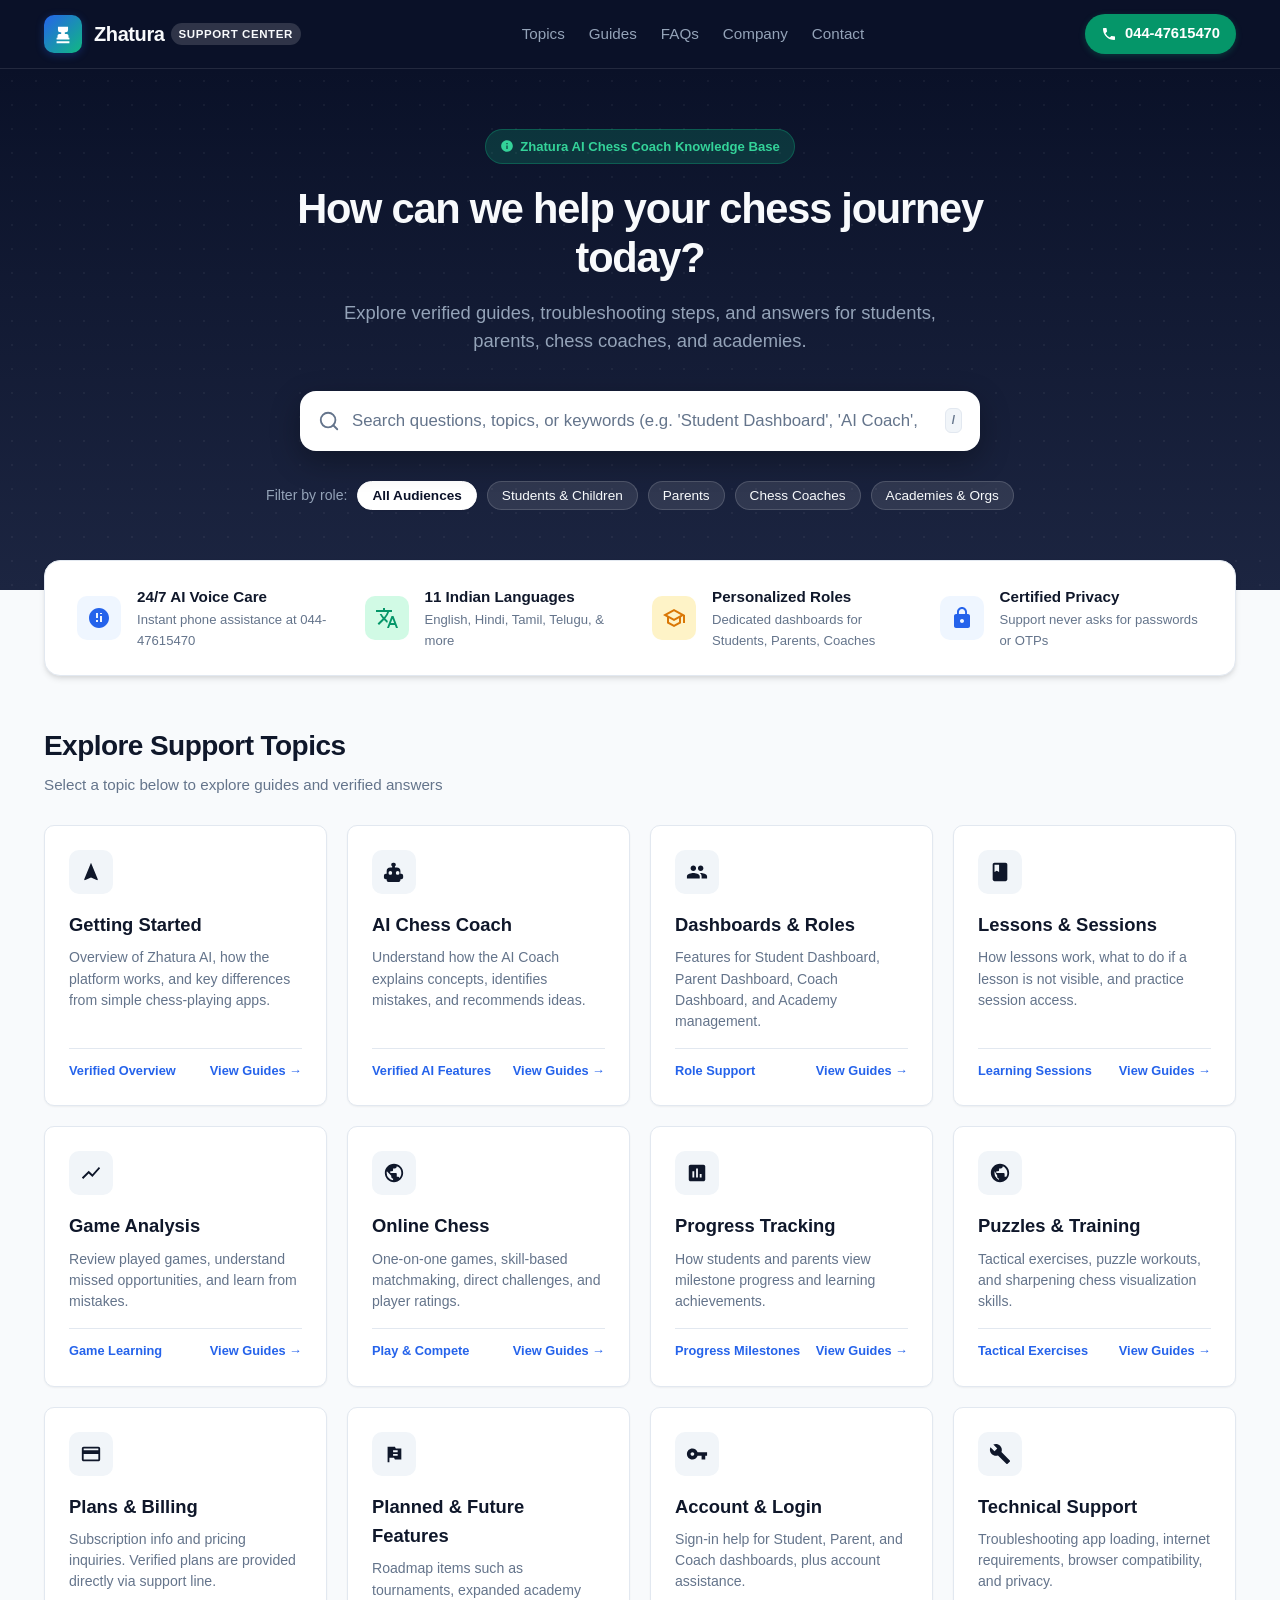
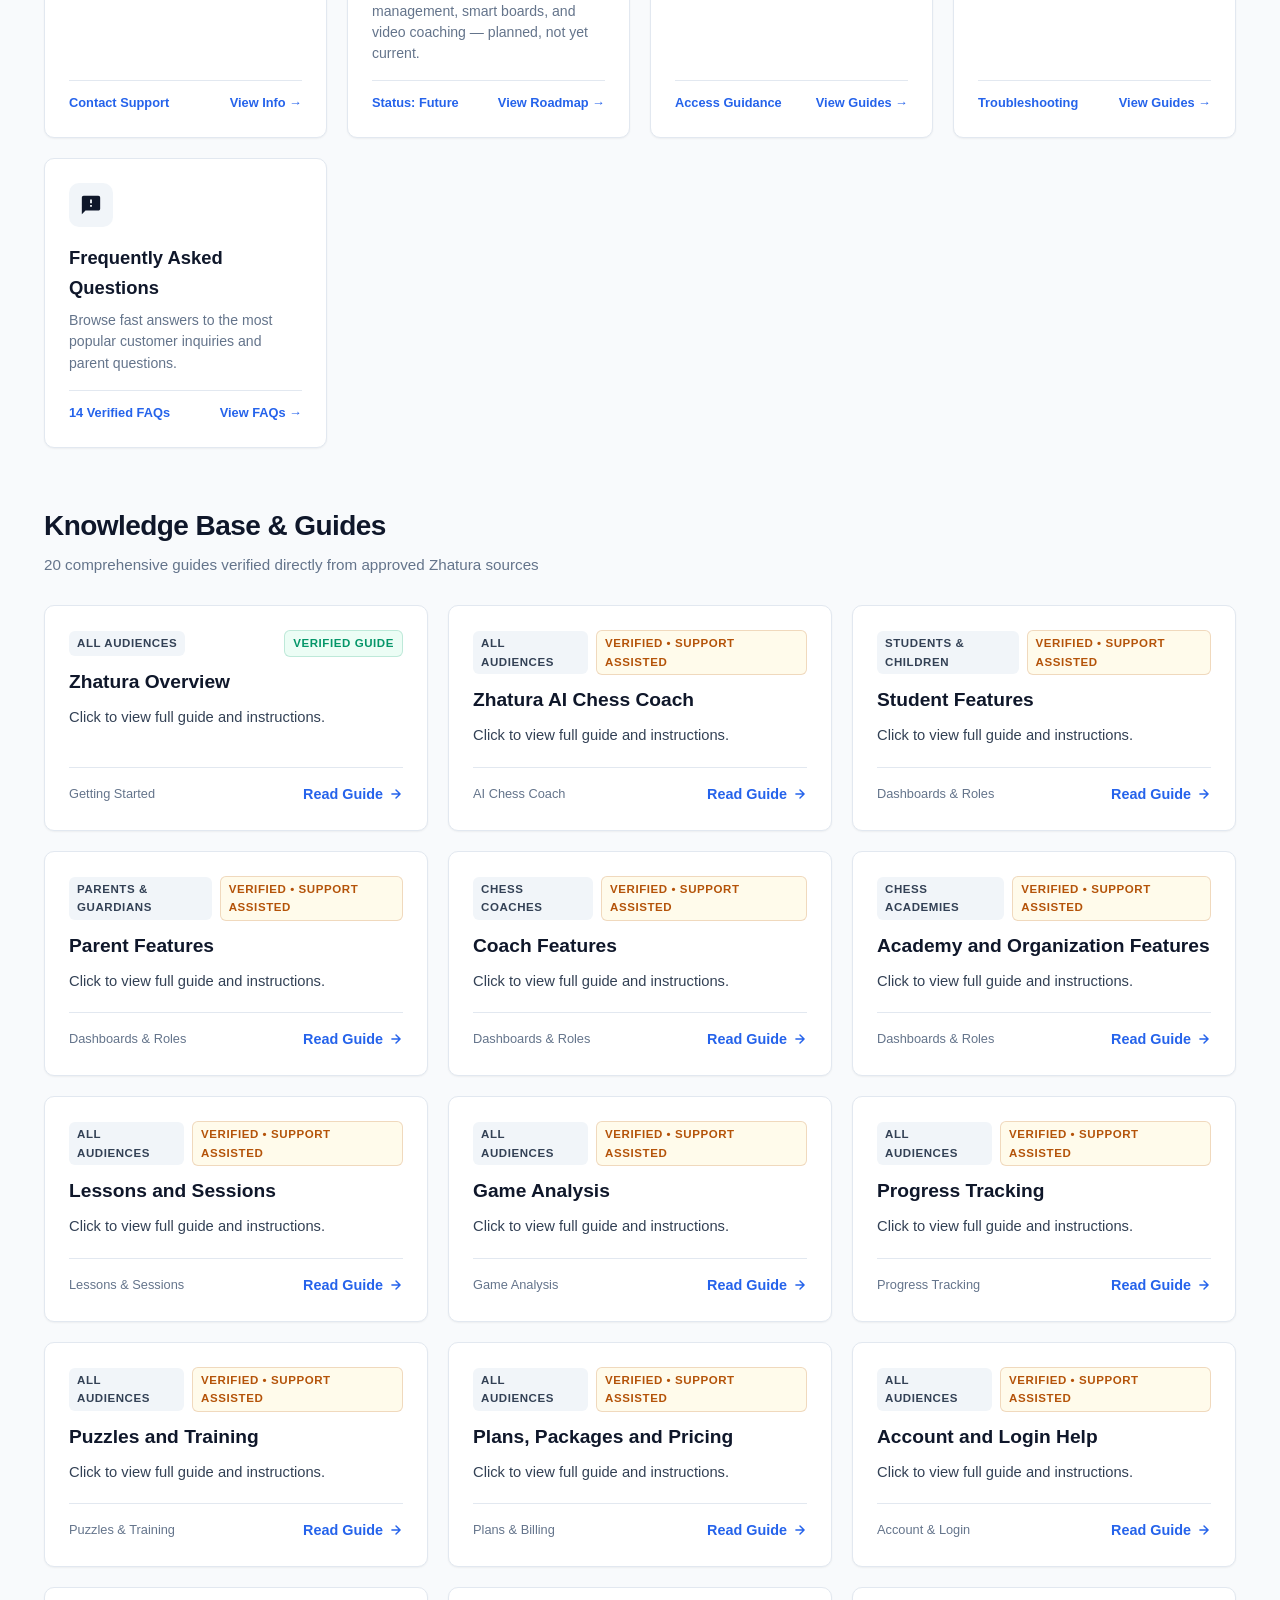
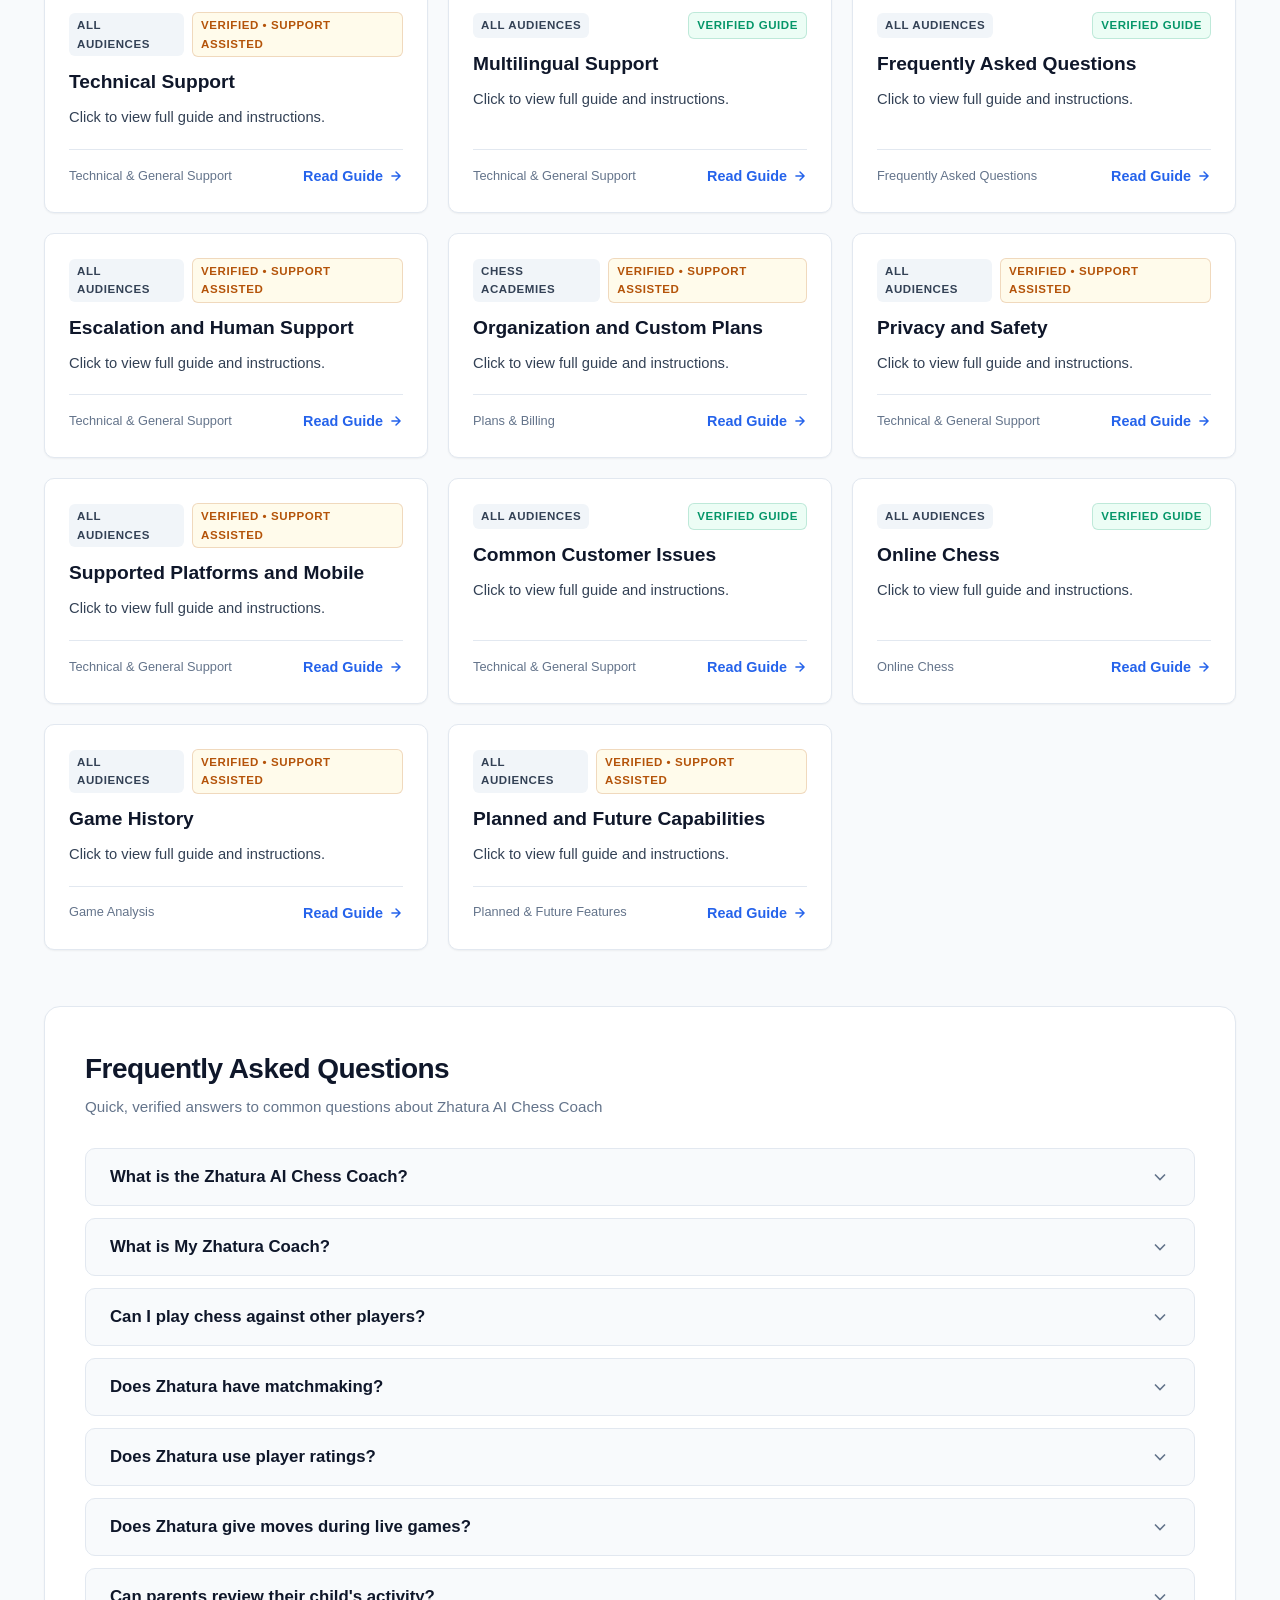
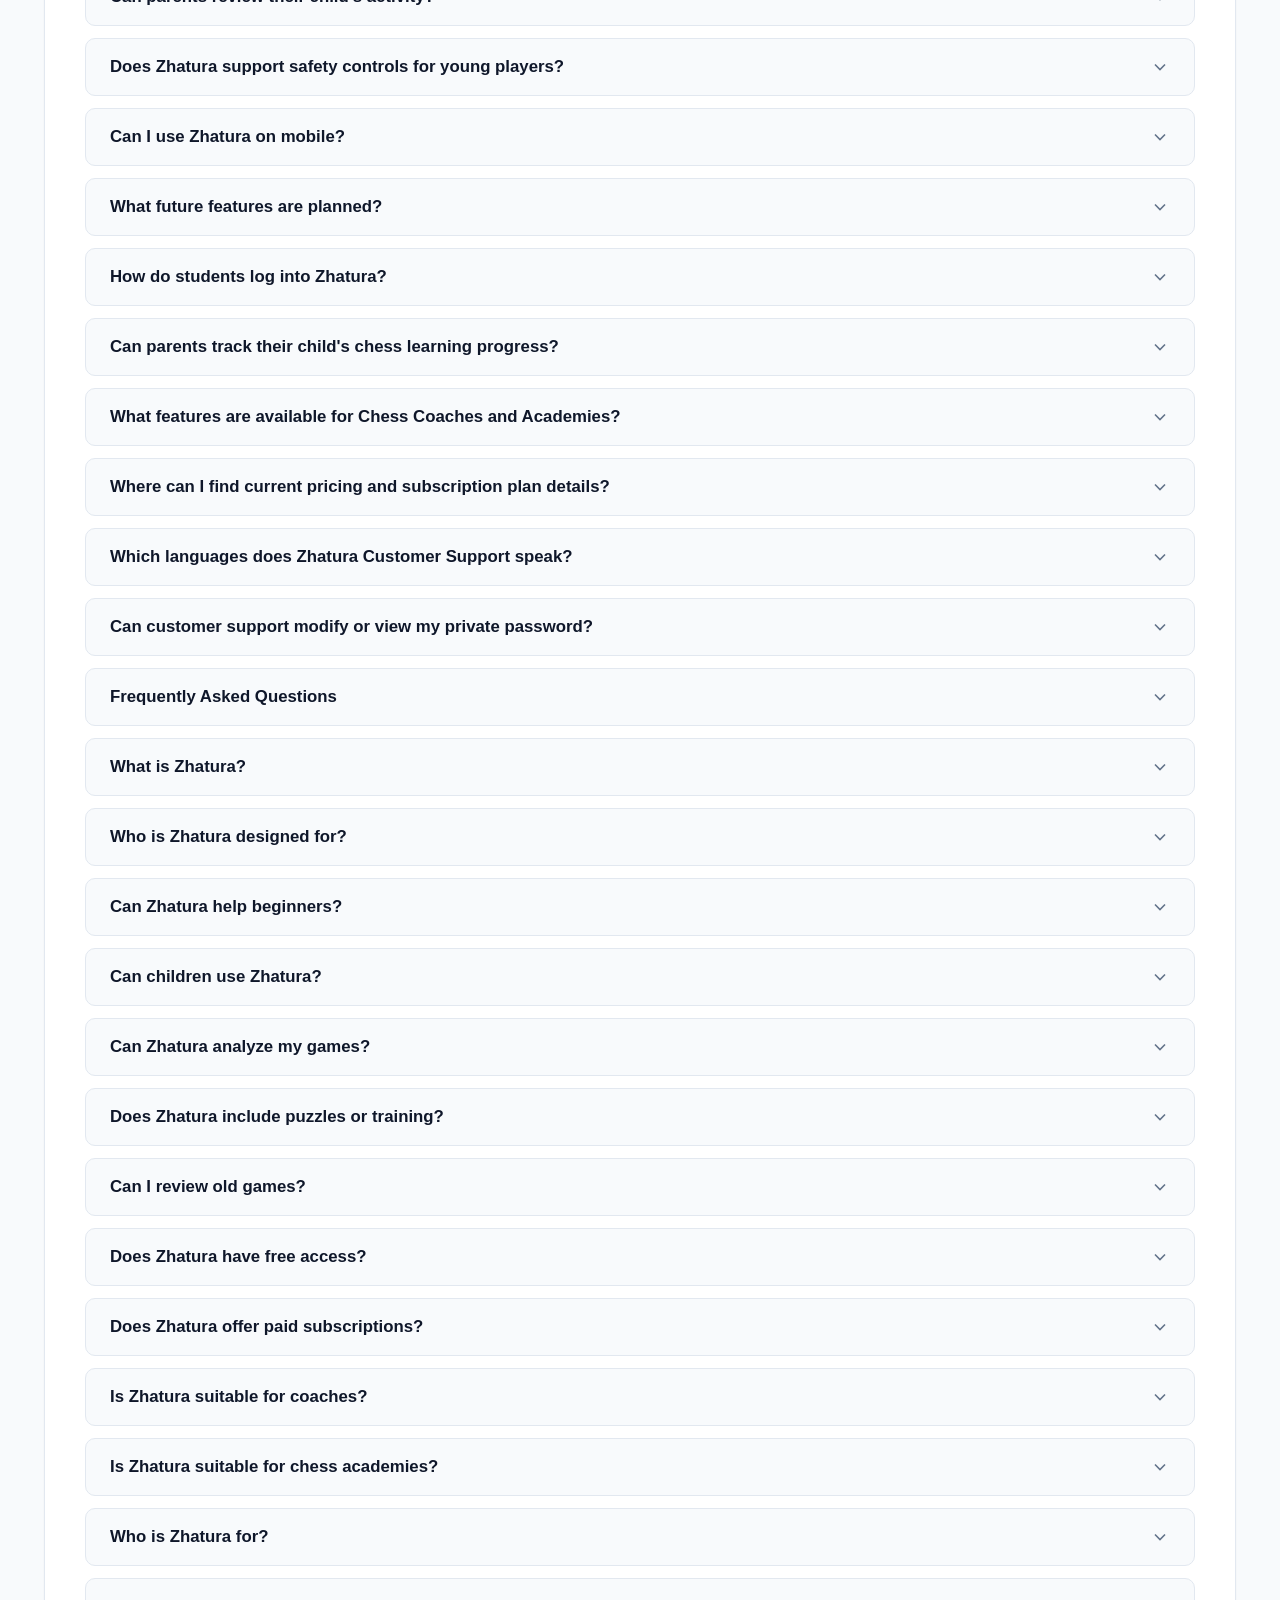
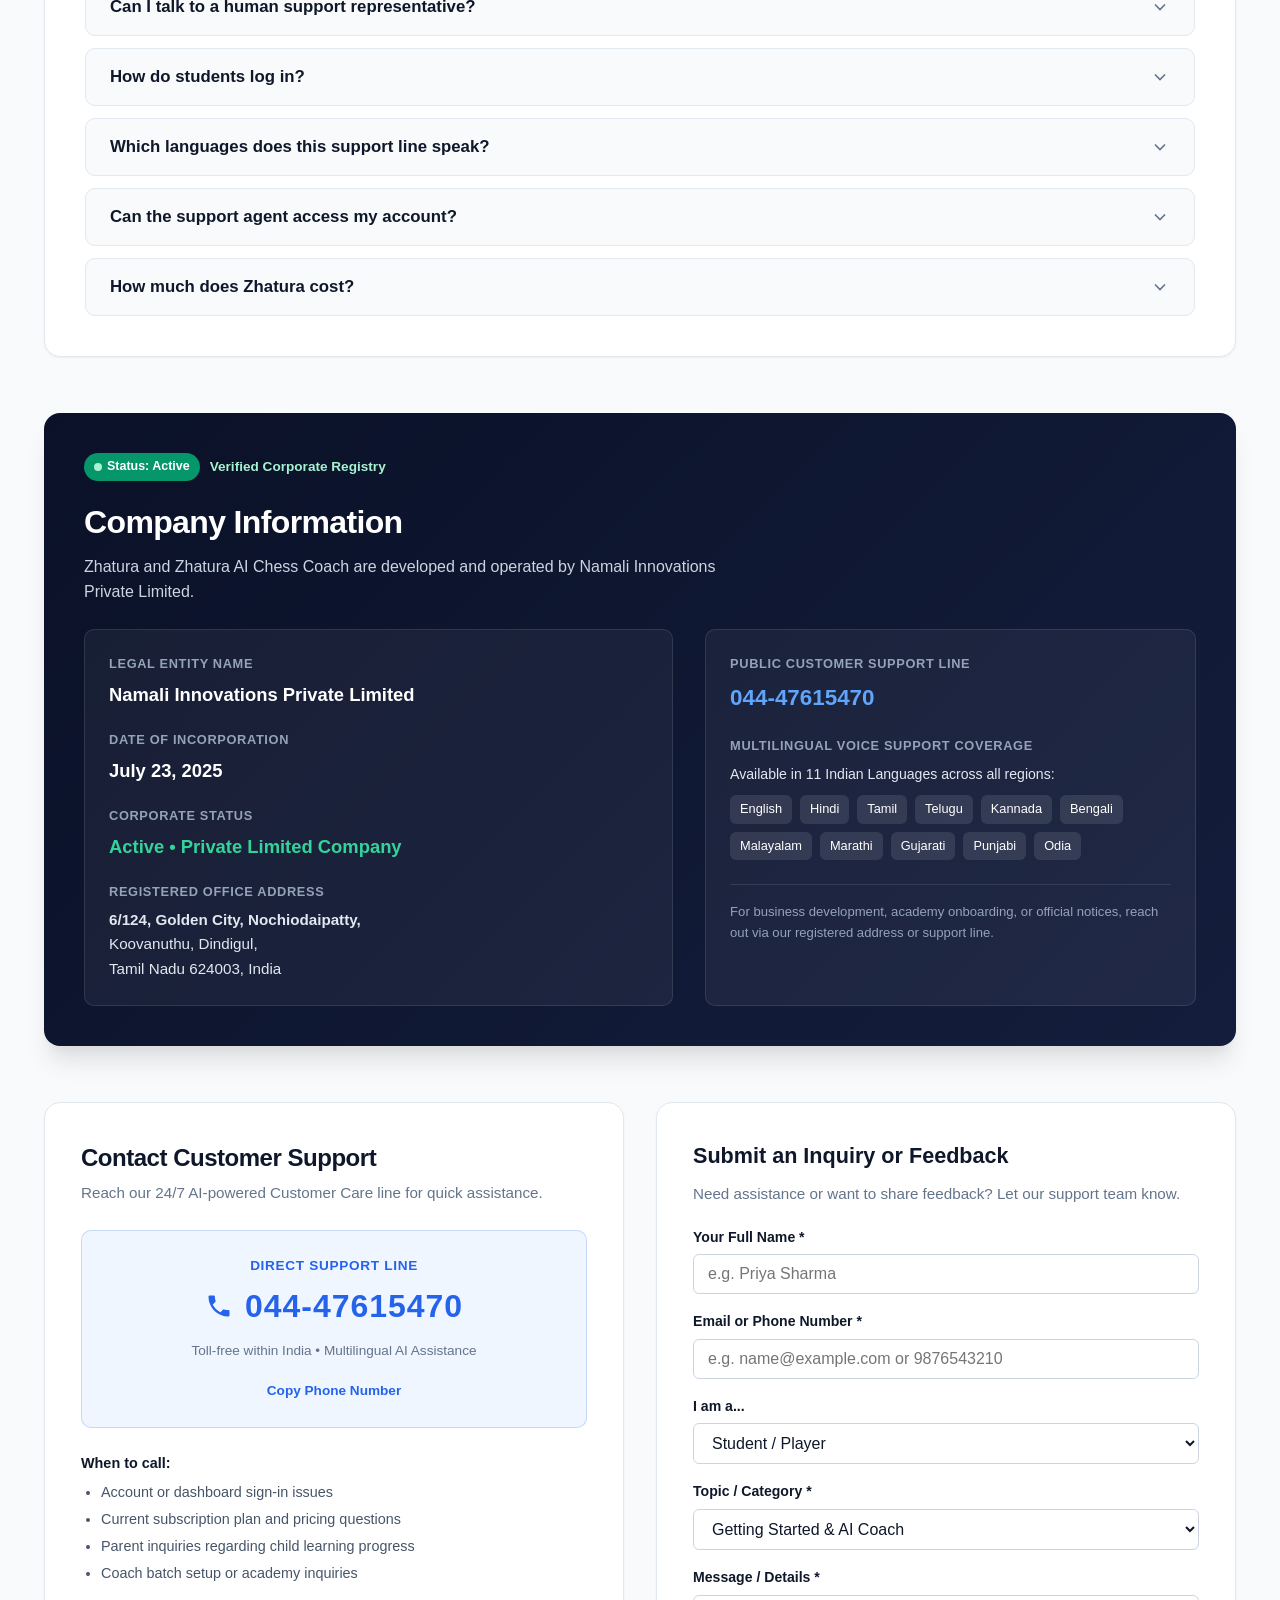
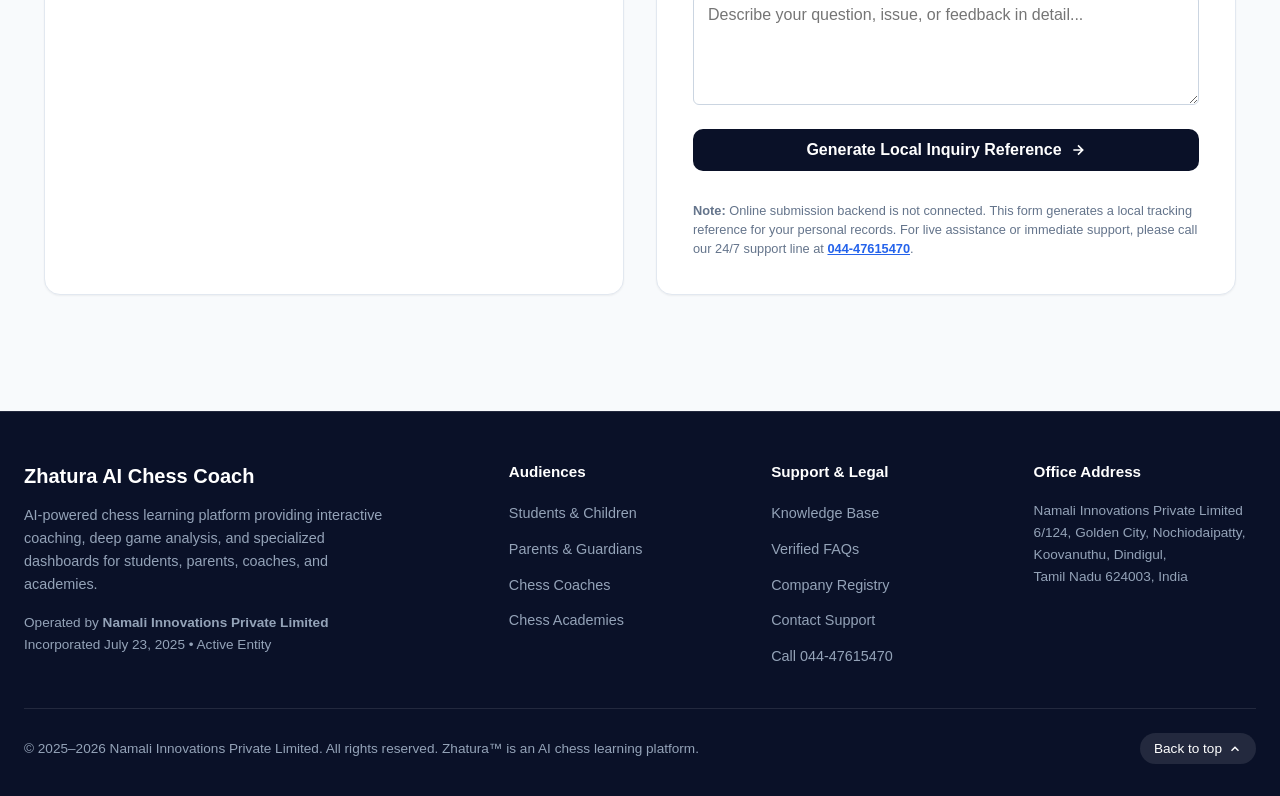
<file: index.html>
<!DOCTYPE html>
<html lang="en">
<head>
  <meta charset="UTF-8">
  <meta name="viewport" content="width=device-width, initial-scale=1.0">
  <title>Zhatura AI Chess Coach — Customer Support & Help Center</title>
  <meta name="description" content="Official customer support and help center for Zhatura AI Chess Coach. Verified guides for students, parents, coaches, and chess academies.">
  <meta name="keywords" content="Zhatura, AI Chess Coach, Chess Learning, Student Dashboard, Parent Dashboard, Coach Dashboard, Customer Support, Chess Academy">
  <meta name="author" content="Namali Innovations Private Limited">
  <meta name="robots" content="index, follow">

  <!-- Open Graph / Social -->
  <meta property="og:type" content="website">
  <meta property="og:title" content="Zhatura AI Chess Coach — Customer Support & Help Center">
  <meta property="og:description" content="Find verified guides, FAQs, and 24/7 assistance for Zhatura AI Chess Coach learning platform.">
  <meta property="og:url" content="https://zhatura.com/support">
  <meta property="og:site_name" content="Zhatura Support">
  <link rel="canonical" href="https://zhatura.com/support">

  <!-- Favicon SVG -->
  <link rel="icon" type="image/svg+xml" href="data:image/svg+xml,%3Csvg xmlns='http://www.w3.org/2000/svg' viewBox='0 0 24 24' fill='%232563EB'%3E%3Cpath d='M19 22H5v-2h14v2M19 18H5v-2h14v2M17.5 7.5a2.5 2.5 0 0 1-2.5 2.5H14v2h2a2 2 0 0 1 2 2v2H6v-2a2 2 0 0 1 2-2h2v-2H9a2.5 2.5 0 0 1-2.5-2.5V4h11v3.5z'/%3E%3C/svg%3E">

        <!-- Primary Inlined Stylesheet for Instant Bulletproof Rendering -->
  <style id="zhatura-core-styles">
/* ==========================================================================
   Zhatura AI Chess Coach — Professional Customer Support Design System
   WCAG AA Accessible, Responsive, Modern Chess Motif
   ========================================================================== */

:root {
  /* Brand Palette */
  --bg-primary: #F8FAFC;
  --bg-surface: #FFFFFF;
  --bg-surface-elevated: #FFFFFF;
  --bg-subtle: #F1F5F9;
  --bg-dark: #0A1128;
  --bg-dark-surface: #141E3C;
  --bg-dark-accent: #1C2541;

  /* Typography Colors */
  --text-primary: #0F172A;
  --text-secondary: #334155;
  --text-muted: #64748B;
  --text-inverse: #F8FAFC;
  --text-inverse-muted: #94A3B8;

  /* Chess Accents */
  --accent-emerald: #059669;
  --accent-emerald-light: #D1FAE5;
  --accent-emerald-dark: #065F46;
  --accent-gold: #D97706;
  --accent-gold-light: #FEF3C7;
  --accent-gold-dark: #92400E;
  --accent-blue: #2563EB;
  --accent-blue-light: #EFF6FF;
  --accent-blue-dark: #1D4ED8;

  /* Status Colors */
  --status-verified: #059669;
  --status-verified-bg: #ECFDF5;
  --status-gap: #B45309;
  --status-gap-bg: #FFFBEB;
  --status-error: #DC2626;

  /* Borders & Shadows */
  --border-subtle: #E2E8F0;
  --border-strong: #CBD5E1;
  --shadow-sm: 0 1px 2px 0 rgba(0, 0, 0, 0.05);
  --shadow-md: 0 4px 6px -1px rgba(0, 0, 0, 0.1), 0 2px 4px -1px rgba(0, 0, 0, 0.06);
  --shadow-lg: 0 10px 15px -3px rgba(0, 0, 0, 0.1), 0 4px 6px -2px rgba(0, 0, 0, 0.05);
  --shadow-xl: 0 20px 25px -5px rgba(0, 0, 0, 0.1), 0 10px 10px -5px rgba(0, 0, 0, 0.04);

  /* Layout */
  --max-width: 1240px;
  --radius-sm: 6px;
  --radius-md: 10px;
  --radius-lg: 16px;
  --radius-full: 9999px;
  --transition: all 0.2s cubic-bezier(0.4, 0, 0.2, 1);
  --focus-ring: 3px solid #2563EB;
}

/* Reset & Base */
*, *::before, *::after {
  box-sizing: border-box;
  margin: 0;
  padding: 0;
}

html {
  font-family: -apple-system, BlinkMacSystemFont, "Segoe UI", Roboto, Helvetica, Arial, sans-serif, "Apple Color Emoji", "Segoe UI Emoji";
  line-height: 1.6;
  color: var(--text-primary);
  background-color: var(--bg-primary);
  scroll-behavior: smooth;
  -webkit-font-smoothing: antialiased;
}

body {
  min-height: 100vh;
  display: flex;
  flex-direction: column;
}

/* Skip link for accessibility */
.skip-link {
  position: absolute;
  top: -60px;
  left: 20px;
  background: var(--accent-blue);
  color: #fff;
  padding: 12px 20px;
  font-weight: 600;
  border-radius: var(--radius-sm);
  z-index: 9999;
  text-decoration: none;
  transition: top 0.2s ease;
}
.skip-link:focus {
  top: 20px;
  outline: var(--focus-ring);
  outline-offset: 2px;
}

/* Screen reader only */
.sr-only {
  position: absolute;
  width: 1px;
  height: 1px;
  padding: 0;
  margin: -1px;
  overflow: hidden;
  clip: rect(0, 0, 0, 0);
  white-space: nowrap;
  border-width: 0;
}

/* Accessibility Focus States */
a:focus-visible,
button:focus-visible,
input:focus-visible,
select:focus-visible,
textarea:focus-visible {
  outline: var(--focus-ring);
  outline-offset: 2px;
}

/* Header & Navigation */
.site-header {
  background-color: var(--bg-dark);
  color: var(--text-inverse);
  position: sticky;
  top: 0;
  z-index: 100;
  border-bottom: 1px solid rgba(255, 255, 255, 0.1);
  backdrop-filter: blur(8px);
}

.header-container {
  max-width: var(--max-width);
  margin: 0 auto;
  padding: 14px 24px;
  display: flex;
  align-items: center;
  justify-content: space-between;
  gap: 20px;
}

.brand-wrapper {
  display: flex;
  align-items: center;
  gap: 12px;
  text-decoration: none;
  color: inherit;
}

.brand-icon {
  width: 38px;
  height: 38px;
  background: linear-gradient(135deg, #2563EB, #10B981);
  border-radius: var(--radius-md);
  display: flex;
  align-items: center;
  justify-content: center;
  color: #fff;
  box-shadow: 0 2px 8px rgba(37, 99, 235, 0.3);
}

.brand-icon svg {
  width: 22px;
  height: 22px;
  fill: currentColor;
}

.brand-title {
  font-size: 1.25rem;
  font-weight: 700;
  letter-spacing: -0.02em;
  display: flex;
  align-items: center;
  gap: 6px;
}

.brand-badge {
  font-size: 0.72rem;
  font-weight: 600;
  background: rgba(255, 255, 255, 0.15);
  color: var(--text-inverse);
  padding: 2px 8px;
  border-radius: var(--radius-full);
  text-transform: uppercase;
  letter-spacing: 0.05em;
}

.site-nav {
  display: flex;
  align-items: center;
  gap: 24px;
}

.nav-link {
  color: var(--text-inverse-muted);
  text-decoration: none;
  font-size: 0.95rem;
  font-weight: 500;
  transition: var(--transition);
}

.nav-link:hover {
  color: var(--text-inverse);
}

.header-cta {
  display: flex;
  align-items: center;
  gap: 12px;
}

.phone-cta-btn {
  display: inline-flex;
  align-items: center;
  gap: 8px;
  background: var(--accent-emerald);
  color: #FFFFFF;
  padding: 8px 16px;
  border-radius: var(--radius-full);
  text-decoration: none;
  font-size: 0.92rem;
  font-weight: 600;
  transition: var(--transition);
  box-shadow: 0 2px 6px rgba(5, 150, 105, 0.3);
}

.phone-cta-btn:hover {
  background: var(--accent-emerald-dark);
  transform: translateY(-1px);
}

.phone-cta-btn svg {
  width: 16px;
  height: 16px;
  fill: currentColor;
}

/* Hero Section */
.support-hero {
  background: linear-gradient(180deg, var(--bg-dark) 0%, var(--bg-dark-accent) 100%);
  color: var(--text-inverse);
  padding: 60px 24px 80px;
  position: relative;
  overflow: hidden;
  text-align: center;
}

.hero-pattern {
  position: absolute;
  top: 0;
  left: 0;
  right: 0;
  bottom: 0;
  background-image: radial-gradient(rgba(255, 255, 255, 0.08) 1px, transparent 1px);
  background-size: 24px 24px;
  opacity: 0.6;
  pointer-events: none;
}

.hero-container {
  max-width: 800px;
  margin: 0 auto;
  position: relative;
  z-index: 2;
}

.hero-badge {
  display: inline-flex;
  align-items: center;
  gap: 6px;
  background: rgba(16, 185, 129, 0.2);
  color: #34D399;
  border: 1px solid rgba(16, 185, 129, 0.3);
  padding: 6px 14px;
  border-radius: var(--radius-full);
  font-size: 0.82rem;
  font-weight: 600;
  margin-bottom: 20px;
}

.hero-title {
  font-size: 2.6rem;
  font-weight: 800;
  letter-spacing: -0.03em;
  line-height: 1.2;
  margin-bottom: 16px;
}

.hero-subtitle {
  font-size: 1.15rem;
  color: var(--text-inverse-muted);
  max-width: 640px;
  margin: 0 auto 36px;
  line-height: 1.5;
}

/* Search Bar */
.search-wrapper {
  position: relative;
  max-width: 680px;
  margin: 0 auto;
  box-shadow: 0 10px 30px rgba(0, 0, 0, 0.3);
  border-radius: var(--radius-lg);
}

.search-box {
  position: relative;
  display: flex;
  align-items: center;
  background: #FFFFFF;
  border-radius: var(--radius-lg);
  padding: 6px 16px;
  border: 2px solid transparent;
  transition: var(--transition);
}

.search-box:focus-within {
  border-color: #3B82F6;
  box-shadow: 0 0 0 4px rgba(59, 130, 246, 0.25);
}

.search-icon {
  width: 22px;
  height: 22px;
  color: var(--text-muted);
  flex-shrink: 0;
  margin-right: 12px;
}

.search-input {
  width: 100%;
  border: none;
  font-size: 1.05rem;
  color: var(--text-primary);
  background: transparent;
  padding: 12px 0;
  outline: none;
}

.search-input::placeholder {
  color: var(--text-muted);
}

.search-clear-btn {
  background: none;
  border: none;
  color: var(--text-muted);
  cursor: pointer;
  padding: 6px;
  border-radius: 50%;
  display: none;
  align-items: center;
  justify-content: center;
}

.search-clear-btn:hover {
  color: var(--text-primary);
  background: var(--bg-subtle);
}

.search-clear-btn.active {
  display: flex;
}

.search-shortcut {
  background: var(--bg-subtle);
  border: 1px solid var(--border-subtle);
  border-radius: var(--radius-sm);
  padding: 2px 6px;
  font-size: 0.75rem;
  font-weight: 600;
  color: var(--text-muted);
  margin-left: 8px;
}

/* Audience Filter Bar */
.audience-bar {
  display: flex;
  align-items: center;
  justify-content: center;
  gap: 10px;
  margin-top: 30px;
  flex-wrap: wrap;
}

.audience-label {
  font-size: 0.88rem;
  color: var(--text-inverse-muted);
  font-weight: 500;
}

.audience-pill {
  background: rgba(255, 255, 255, 0.1);
  color: var(--text-inverse);
  border: 1px solid rgba(255, 255, 255, 0.15);
  padding: 6px 14px;
  border-radius: var(--radius-full);
  font-size: 0.85rem;
  font-weight: 500;
  cursor: pointer;
  transition: var(--transition);
  display: inline-flex;
  align-items: center;
  gap: 6px;
}

.audience-pill:hover {
  background: rgba(255, 255, 255, 0.2);
}

.audience-pill.active {
  background: #FFFFFF;
  color: var(--bg-dark);
  font-weight: 600;
  border-color: #FFFFFF;
  box-shadow: var(--shadow-sm);
}

/* Main Content Container */
.main-content {
  max-width: var(--max-width);
  margin: -30px auto 60px;
  padding: 0 24px;
  width: 100%;
  position: relative;
  z-index: 10;
  flex: 1;
}

/* Quick Support Stats / Trust Bar */
.trust-bar {
  background: var(--bg-surface);
  border-radius: var(--radius-lg);
  padding: 24px 32px;
  display: grid;
  grid-template-columns: repeat(4, 1fr);
  gap: 24px;
  box-shadow: var(--shadow-md);
  border: 1px solid var(--border-subtle);
  margin-bottom: 48px;
}

.trust-item {
  display: flex;
  align-items: center;
  gap: 16px;
}

.trust-icon {
  width: 44px;
  height: 44px;
  border-radius: var(--radius-md);
  background: var(--accent-blue-light);
  color: var(--accent-blue);
  display: flex;
  align-items: center;
  justify-content: center;
  flex-shrink: 0;
}

.trust-icon.emerald {
  background: var(--accent-emerald-light);
  color: var(--accent-emerald);
}

.trust-icon.gold {
  background: var(--accent-gold-light);
  color: var(--accent-gold);
}

.trust-icon svg {
  width: 24px;
  height: 24px;
  fill: currentColor;
}

.trust-title {
  font-size: 0.95rem;
  font-weight: 700;
  color: var(--text-primary);
}

.trust-desc {
  font-size: 0.82rem;
  color: var(--text-muted);
}

/* Section Common Styles */
.section-header {
  margin-bottom: 28px;
  display: flex;
  align-items: flex-end;
  justify-content: space-between;
  flex-wrap: wrap;
  gap: 16px;
}

.section-title {
  font-size: 1.75rem;
  font-weight: 800;
  letter-spacing: -0.02em;
  color: var(--text-primary);
  display: flex;
  align-items: center;
  gap: 10px;
}

.section-subtitle {
  font-size: 0.95rem;
  color: var(--text-muted);
  margin-top: 4px;
}

/* Categories Grid */
.categories-grid {
  display: grid;
  grid-template-columns: repeat(auto-fill, minmax(260px, 1fr));
  gap: 20px;
  margin-bottom: 56px;
}

.category-card {
  background: var(--bg-surface);
  border-radius: var(--radius-md);
  padding: 24px;
  border: 1px solid var(--border-subtle);
  transition: var(--transition);
  cursor: pointer;
  text-decoration: none;
  color: inherit;
  display: flex;
  flex-direction: column;
  box-shadow: var(--shadow-sm);
  position: relative;
  overflow: hidden;
}

.category-card:hover {
  transform: translateY(-3px);
  box-shadow: var(--shadow-lg);
  border-color: var(--accent-blue);
}

.category-card.active {
  border-color: var(--accent-blue);
  background: var(--accent-blue-light);
  box-shadow: 0 0 0 2px var(--accent-blue);
}

.category-card.active .category-icon-wrapper {
  background: var(--accent-blue);
  color: #FFFFFF;
}

.category-icon-wrapper {
  width: 44px;
  height: 44px;
  border-radius: var(--radius-md);
  background: var(--bg-subtle);
  color: var(--text-primary);
  display: flex;
  align-items: center;
  justify-content: center;
  margin-bottom: 16px;
  transition: var(--transition);
}

.category-card:hover .category-icon-wrapper {
  background: var(--accent-blue);
  color: #FFFFFF;
}

.category-icon-wrapper svg {
  width: 22px;
  height: 22px;
  fill: currentColor;
}

.category-card-title {
  font-size: 1.15rem;
  font-weight: 700;
  margin-bottom: 8px;
  color: var(--text-primary);
}

.category-card-desc {
  font-size: 0.88rem;
  color: var(--text-muted);
  line-height: 1.5;
  margin-bottom: 16px;
  flex: 1;
}

.category-meta {
  display: flex;
  align-items: center;
  justify-content: space-between;
  font-size: 0.8rem;
  color: var(--accent-blue);
  font-weight: 600;
  border-top: 1px solid var(--border-subtle);
  padding-top: 12px;
}

/* Articles Section / Dynamic Search Results */
.search-results-section {
  display: none;
  margin-bottom: 48px;
}

.search-results-section.active {
  display: block;
}

.results-count-bar {
  background: var(--bg-subtle);
  padding: 12px 20px;
  border-radius: var(--radius-md);
  font-size: 0.95rem;
  color: var(--text-secondary);
  margin-bottom: 20px;
  display: flex;
  align-items: center;
  justify-content: space-between;
}

.articles-grid {
  display: grid;
  grid-template-columns: repeat(auto-fill, minmax(350px, 1fr));
  gap: 20px;
  margin-bottom: 56px;
}

.article-card {
  background: var(--bg-surface);
  border-radius: var(--radius-md);
  padding: 24px;
  border: 1px solid var(--border-subtle);
  box-shadow: var(--shadow-sm);
  transition: var(--transition);
  display: flex;
  flex-direction: column;
}

.article-card:hover {
  box-shadow: var(--shadow-md);
  border-color: var(--border-strong);
}

.article-top-meta {
  display: flex;
  align-items: center;
  justify-content: space-between;
  margin-bottom: 12px;
  gap: 8px;
}

.badge-tag {
  display: inline-flex;
  align-items: center;
  gap: 4px;
  font-size: 0.72rem;
  font-weight: 600;
  text-transform: uppercase;
  letter-spacing: 0.05em;
  padding: 3px 8px;
  border-radius: var(--radius-sm);
}

.badge-verified {
  background: var(--status-verified-bg);
  color: var(--status-verified);
  border: 1px solid rgba(5, 150, 105, 0.2);
}

.badge-gap {
  background: var(--status-gap-bg);
  color: var(--status-gap);
  border: 1px solid rgba(180, 83, 9, 0.2);
}

.badge-role {
  background: var(--bg-subtle);
  color: var(--text-secondary);
}

.article-title {
  font-size: 1.2rem;
  font-weight: 700;
  margin-bottom: 10px;
  color: var(--text-primary);
  line-height: 1.4;
}

.article-summary {
  font-size: 0.92rem;
  color: var(--text-secondary);
  line-height: 1.55;
  margin-bottom: 20px;
  flex: 1;
}

.article-footer {
  display: flex;
  align-items: center;
  justify-content: space-between;
  border-top: 1px solid var(--border-subtle);
  padding-top: 14px;
}

.read-btn {
  background: none;
  border: none;
  color: var(--accent-blue);
  font-weight: 600;
  font-size: 0.9rem;
  cursor: pointer;
  display: inline-flex;
  align-items: center;
  gap: 6px;
  padding: 4px 0;
  transition: var(--transition);
}

.read-btn:hover {
  color: var(--accent-blue-dark);
  text-decoration: underline;
}

/* FAQ Accordion Section */
.faq-section {
  background: var(--bg-surface);
  border-radius: var(--radius-lg);
  padding: 40px;
  border: 1px solid var(--border-subtle);
  box-shadow: var(--shadow-sm);
  margin-bottom: 56px;
}

.faq-list {
  display: flex;
  flex-direction: column;
  gap: 12px;
  margin-top: 24px;
}

.faq-item {
  border: 1px solid var(--border-subtle);
  border-radius: var(--radius-md);
  overflow: hidden;
  background: var(--bg-primary);
  transition: var(--transition);
}

.faq-item:hover {
  border-color: var(--border-strong);
}

.faq-question {
  width: 100%;
  text-align: left;
  background: none;
  border: none;
  padding: 18px 24px;
  font-size: 1.05rem;
  font-weight: 600;
  color: var(--text-primary);
  cursor: pointer;
  display: flex;
  align-items: center;
  justify-content: space-between;
  gap: 16px;
}

.faq-icon {
  width: 20px;
  height: 20px;
  flex-shrink: 0;
  transition: transform 0.2s ease;
  color: var(--text-muted);
}

.faq-item.active .faq-icon {
  transform: rotate(180deg);
  color: var(--accent-blue);
}

.faq-answer {
  display: none;
  padding: 0 24px 20px;
  font-size: 0.95rem;
  color: var(--text-secondary);
  line-height: 1.6;
}

.faq-item.active .faq-answer {
  display: block;
}

/* Dedicated Company Information Section */
.company-section {
  background: linear-gradient(135deg, #0A1128 0%, #141E3C 100%);
  color: #FFFFFF;
  border-radius: var(--radius-lg);
  padding: 40px;
  margin-bottom: 56px;
  box-shadow: var(--shadow-xl);
  position: relative;
  overflow: hidden;
}

.company-badge-row {
  display: flex;
  align-items: center;
  gap: 10px;
  margin-bottom: 16px;
}

.active-status-tag {
  background: #059669;
  color: #FFFFFF;
  font-size: 0.78rem;
  font-weight: 700;
  padding: 4px 10px;
  border-radius: var(--radius-full);
  display: inline-flex;
  align-items: center;
  gap: 5px;
}

.active-status-tag::before {
  content: "";
  width: 8px;
  height: 8px;
  background: #A7F3D0;
  border-radius: 50%;
  animation: pulse 2s infinite;
}

@keyframes pulse {
  0%, 100% { opacity: 1; transform: scale(1); }
  50% { opacity: 0.6; transform: scale(1.3); }
}

.company-grid {
  display: grid;
  grid-template-columns: 1.2fr 1fr;
  gap: 32px;
  margin-top: 24px;
}

.company-card-block {
  background: rgba(255, 255, 255, 0.05);
  border: 1px solid rgba(255, 255, 255, 0.1);
  border-radius: var(--radius-md);
  padding: 24px;
}

.company-field-title {
  font-size: 0.8rem;
  font-weight: 600;
  color: var(--text-inverse-muted);
  text-transform: uppercase;
  letter-spacing: 0.05em;
  margin-bottom: 6px;
}

.company-field-value {
  font-size: 1.15rem;
  font-weight: 700;
  color: #FFFFFF;
  margin-bottom: 20px;
}

.company-address {
  font-size: 0.95rem;
  color: #E2E8F0;
  line-height: 1.6;
}

.lang-tag-cloud {
  display: flex;
  flex-wrap: wrap;
  gap: 8px;
  margin-top: 10px;
}

.lang-tag {
  background: rgba(255, 255, 255, 0.1);
  color: #FFFFFF;
  padding: 4px 10px;
  border-radius: var(--radius-sm);
  font-size: 0.8rem;
  font-weight: 500;
}

/* Contact & Feedback Section */
.contact-section {
  display: grid;
  grid-template-columns: 1fr 1fr;
  gap: 32px;
  margin-bottom: 56px;
}

.contact-card-box {
  background: var(--bg-surface);
  border-radius: var(--radius-lg);
  padding: 36px;
  border: 1px solid var(--border-subtle);
  box-shadow: var(--shadow-sm);
  display: flex;
  flex-direction: column;
}

.call-highlight-box {
  background: var(--accent-blue-light);
  border: 1px solid rgba(37, 99, 235, 0.2);
  border-radius: var(--radius-md);
  padding: 24px;
  margin: 24px 0;
  text-align: center;
}

.phone-big-link {
  font-size: 2rem;
  font-weight: 800;
  color: var(--accent-blue);
  text-decoration: none;
  display: inline-flex;
  align-items: center;
  gap: 12px;
  margin-bottom: 8px;
  letter-spacing: 0.03em;
}

.phone-big-link:hover {
  color: var(--accent-blue-dark);
  text-decoration: underline;
}

.phone-badge-info {
  font-size: 0.85rem;
  color: var(--text-muted);
}

/* Form Styles */
.support-form {
  display: flex;
  flex-direction: column;
  gap: 16px;
  margin-top: 20px;
}

.form-group {
  display: flex;
  flex-direction: column;
  gap: 6px;
}

.form-label {
  font-size: 0.88rem;
  font-weight: 600;
  color: var(--text-primary);
}

.form-input,
.form-select,
.form-textarea {
  width: 100%;
  padding: 10px 14px;
  border: 1px solid var(--border-strong);
  border-radius: var(--radius-sm);
  font-size: 1rem;
  color: var(--text-primary);
  background: var(--bg-surface);
  transition: var(--transition);
  font-family: inherit;
}

.form-input:focus,
.form-select:focus,
.form-textarea:focus {
  border-color: var(--accent-blue);
  outline: none;
  box-shadow: 0 0 0 3px rgba(37, 99, 235, 0.15);
}

.form-input.input-error,
.form-textarea.input-error {
  border-color: var(--status-error) !important;
  box-shadow: 0 0 0 3px rgba(220, 38, 38, 0.2) !important;
}

.form-textarea {
  min-height: 110px;
  resize: vertical;
}

.submit-btn {
  background: var(--bg-dark);
  color: #FFFFFF;
  border: none;
  padding: 12px 24px;
  border-radius: var(--radius-md);
  font-size: 1rem;
  font-weight: 600;
  cursor: pointer;
  transition: var(--transition);
  display: inline-flex;
  align-items: center;
  justify-content: center;
  gap: 8px;
  margin-top: 8px;
}

.submit-btn:hover {
  background: #141E3C;
  transform: translateY(-1px);
}

/* Modal for Article Reading */
.modal-backdrop {
  position: fixed;
  top: 0;
  left: 0;
  right: 0;
  bottom: 0;
  background: rgba(10, 17, 40, 0.65);
  backdrop-filter: blur(4px);
  z-index: 999;
  display: none;
  align-items: center;
  justify-content: center;
  padding: 20px;
}

.modal-backdrop.open {
  display: flex;
}

.modal-dialog {
  background: var(--bg-surface);
  border-radius: var(--radius-lg);
  max-width: 760px;
  width: 100%;
  max-height: 88vh;
  display: flex;
  flex-direction: column;
  box-shadow: var(--shadow-xl);
  overflow: hidden;
  animation: modalIn 0.2s cubic-bezier(0.16, 1, 0.3, 1);
}

@keyframes modalIn {
  from { opacity: 0; transform: scale(0.96); }
  to { opacity: 1; transform: scale(1); }
}

.modal-header {
  padding: 20px 28px;
  border-bottom: 1px solid var(--border-subtle);
  display: flex;
  align-items: flex-start;
  justify-content: space-between;
  gap: 16px;
  background: var(--bg-subtle);
}

.modal-close-btn {
  background: none;
  border: none;
  color: var(--text-muted);
  cursor: pointer;
  padding: 6px;
  border-radius: 50%;
  display: flex;
  align-items: center;
  justify-content: center;
}

.modal-close-btn:hover {
  background: var(--border-subtle);
  color: var(--text-primary);
}

.modal-body {
  padding: 28px;
  overflow-y: auto;
  line-height: 1.7;
  color: var(--text-secondary);
}

.modal-section {
  margin-bottom: 24px;
}

.modal-section h4 {
  font-size: 1.15rem;
  font-weight: 700;
  color: var(--text-primary);
  margin-bottom: 8px;
}

.gap-callout {
  background: var(--status-gap-bg);
  border-left: 4px solid var(--status-gap);
  padding: 12px 16px;
  border-radius: 0 var(--radius-sm) var(--radius-sm) 0;
  margin: 12px 0;
  font-size: 0.9rem;
  color: var(--status-gap);
}

/* Toast Notice */
.toast-msg {
  position: fixed;
  bottom: 24px;
  right: 24px;
  background: var(--bg-dark);
  color: #FFFFFF;
  padding: 14px 20px;
  border-radius: var(--radius-md);
  box-shadow: var(--shadow-lg);
  display: none;
  align-items: center;
  gap: 10px;
  z-index: 1000;
  font-size: 0.95rem;
  font-weight: 500;
}

.toast-msg.show {
  display: flex;
  animation: toastIn 0.3s ease;
}

@keyframes toastIn {
  from { transform: translateY(20px); opacity: 0; }
  to { transform: translateY(0); opacity: 1; }
}

/* Footer */
.site-footer {
  background: var(--bg-dark);
  color: var(--text-inverse-muted);
  padding: 48px 24px 32px;
  border-top: 1px solid rgba(255, 255, 255, 0.1);
  margin-top: auto;
}

.footer-container {
  max-width: var(--max-width);
  margin: 0 auto;
}

.footer-grid {
  display: grid;
  grid-template-columns: 2fr 1fr 1fr 1fr;
  gap: 40px;
  margin-bottom: 40px;
}

.footer-brand h3 {
  color: #FFFFFF;
  font-size: 1.25rem;
  font-weight: 700;
  margin-bottom: 12px;
}

.footer-brand p {
  font-size: 0.9rem;
  line-height: 1.6;
  max-width: 360px;
}

.footer-col h4 {
  color: #FFFFFF;
  font-size: 0.95rem;
  font-weight: 700;
  margin-bottom: 16px;
}

.footer-links {
  list-style: none;
  display: flex;
  flex-direction: column;
  gap: 10px;
}

.footer-links a {
  color: var(--text-inverse-muted);
  text-decoration: none;
  font-size: 0.9rem;
  transition: var(--transition);
}

.footer-links a:hover {
  color: #FFFFFF;
}

.footer-bottom {
  border-top: 1px solid rgba(255, 255, 255, 0.1);
  padding-top: 24px;
  display: flex;
  align-items: center;
  justify-content: space-between;
  font-size: 0.85rem;
  flex-wrap: wrap;
  gap: 16px;
}

.back-to-top-btn {
  background: rgba(255, 255, 255, 0.1);
  color: #FFFFFF;
  border: none;
  padding: 8px 14px;
  border-radius: var(--radius-full);
  font-size: 0.85rem;
  font-weight: 500;
  cursor: pointer;
  display: inline-flex;
  align-items: center;
  gap: 6px;
  transition: var(--transition);
}

.back-to-top-btn:hover {
  background: rgba(255, 255, 255, 0.2);
}

/* Responsive Breakpoints */
@media (max-width: 960px) {
  .trust-bar {
    grid-template-columns: repeat(2, 1fr);
  }
  .company-grid {
    grid-template-columns: 1fr;
  }
  .contact-section {
    grid-template-columns: 1fr;
  }
  .footer-grid {
    grid-template-columns: 1fr 1fr;
  }
}

@media (max-width: 640px) {
  .hero-title {
    font-size: 1.9rem;
  }
  .header-container {
    padding: 12px 16px;
  }
  .site-nav {
    display: none;
  }
  .trust-bar {
    grid-template-columns: 1fr;
  }
  .articles-grid {
    grid-template-columns: 1fr;
  }
  .faq-section {
    padding: 24px 16px;
  }
  .company-section {
    padding: 24px 16px;
  }
  .contact-card-box {
    padding: 24px 16px;
  }
  .footer-grid {
    grid-template-columns: 1fr;
  }
  .phone-big-link {
    font-size: 1.5rem;
  }
  .modal-backdrop {
    padding: 12px;
  }
  .modal-dialog {
    max-height: 92dvh;
    max-height: 92vh;
  }
  .modal-header {
    padding: 16px 20px;
  }
  .modal-body {
    padding: 20px 16px;
  }
}

@media (max-width: 480px) {
  .main-content {
    padding: 0 16px;
  }
  .categories-grid {
    grid-template-columns: 1fr;
  }
  .audience-bar {
    gap: 8px;
  }
  .audience-pill {
    padding: 6px 12px;
    font-size: 0.8rem;
  }
  .hero-container {
    padding: 36px 16px 44px;
  }
}

  </style>
  <link rel="stylesheet" href="styles.css">

    <!-- Structured Data: WebSite -->
  <script type="application/ld+json">
  {
    "@context": "https://schema.org",
    "@type": "WebSite",
    "name": "Zhatura AI Chess Coach Customer Support",
    "url": "https://zhatura.com/support",
    "potentialAction": {
      "@type": "SearchAction",
      "target": "https://zhatura.com/support?q={search_term_string}",
      "query-input": "required name=search_term_string"
    }
  }
  </script>
  <!-- Structured Data: Organization -->
  <script type="application/ld+json">
  {
    "@context": "https://schema.org",
    "@type": "Organization",
    "name": "Namali Innovations Private Limited",
    "legalName": "Namali Innovations Private Limited",
    "foundingDate": "2025-07-23",
    "url": "https://zhatura.com",
    "logo": "https://zhatura.com/assets/logo.svg",
    "contactPoint": {
      "@type": "ContactPoint",
      "telephone": "+91-44-47615470",
      "contactType": "customer service",
      "availableLanguage": [
        "English", "Hindi", "Bengali", "Tamil", "Telugu",
        "Kannada", "Malayalam", "Marathi", "Gujarati", "Punjabi", "Odia"
      ]
    },
    "address": {
      "@type": "PostalAddress",
      "streetAddress": "6/124, Golden City, Nochiodaipatty, Koovanuthu",
      "addressLocality": "Dindigul",
      "addressRegion": "Tamil Nadu",
      "postalCode": "624003",
      "addressCountry": "IN"
    }
  }
  </script>

  <!-- Structured Data: FAQPage -->
  <script type="application/ld+json">
  {
    "@context": "https://schema.org",
    "@type": "FAQPage",
    "mainEntity": [
      {
        "@type": "Question",
        "name": "What is Zhatura?",
        "acceptedAnswer": {
          "@type": "Answer",
          "text": "Zhatura is an AI-powered chess learning platform for students, children, parents, chess coaches, chess academies, and organizations."
        }
      },
      {
        "@type": "Question",
        "name": "What is the Zhatura AI Chess Coach?",
        "acceptedAnswer": {
          "@type": "Answer",
          "text": "The Zhatura AI Chess Coach is Zhatura's AI coach for learning chess. It explains concepts, points out mistakes, and suggests better ideas during practice and review."
        }
      },
      {
        "@type": "Question",
        "name": "How do students log into Zhatura?",
        "acceptedAnswer": {
          "@type": "Answer",
          "text": "Students log in through the Student Dashboard. For account-specific issues, contact customer support at 044-47615470."
        }
      },
      {
        "@type": "Question",
        "name": "Can parents track child chess learning progress?",
        "acceptedAnswer": {
          "@type": "Answer",
          "text": "Yes, parents can view their child's chess learning progress in the dedicated Parent Dashboard."
        }
      },
      {
        "@type": "Question",
        "name": "How can I inquire about current plans and pricing?",
        "acceptedAnswer": {
          "@type": "Answer",
          "text": "Zhatura documentation describes free access with limited coaching reviews and paid subscriptions with expanded access. For current plan or pricing information, please contact Zhatura Customer Support directly at 044-47615470."
        }
      },
      {
        "@type": "Question",
        "name": "What is My Zhatura Coach?",
        "acceptedAnswer": {
          "@type": "Answer",
          "text": "My Zhatura Coach helps players reflect on completed games through supportive explanations and reflective questions. It does not provide moves during an active competitive game."
        }
      },
      {
        "@type": "Question",
        "name": "Does Zhatura have matchmaking and player ratings?",
        "acceptedAnswer": {
          "@type": "Answer",
          "text": "Yes. Zhatura documentation describes skill-based matchmaking to find opponents of comparable strength, and player ratings for rated games to track competitive progress."
        }
      },
      {
        "@type": "Question",
        "name": "Can I use Zhatura on mobile?",
        "acceptedAnswer": {
          "@type": "Answer",
          "text": "Zhatura is designed for chess play and learning on Android and iOS. Specific app-store release status is not verified."
        }
      },
      {
        "@type": "Question",
        "name": "What future features are planned for Zhatura?",
        "acceptedAnswer": {
          "@type": "Answer",
          "text": "Future plans described for Zhatura include tournaments, expanded academy management, smart-board connections, and video coaching classrooms. These are roadmap items, not current capabilities."
        }
      }
    ]
  }
  </script>
</head>
<body>
  <!-- Accessible Skip Link -->
  <a href="#main-content" class="skip-link">Skip to main content</a>

  <!-- Site Header -->
  <header class="site-header" role="banner">
    <div class="header-container">
      <a href="#" class="brand-wrapper" aria-label="Zhatura Support Home">
        <div class="brand-icon" aria-hidden="true">
          <!-- Chess Knight SVG Icon -->
          <svg width="22" height="22" viewBox="0 0 24 24">
            <path d="M19 22H5v-2h14v2M19 18H5v-2h14v2M17.5 7.5a2.5 2.5 0 0 1-2.5 2.5H14v2h2a2 2 0 0 1 2 2v2H6v-2a2 2 0 0 1 2-2h2v-2H9a2.5 2.5 0 0 1-2.5-2.5V4h11v3.5z"/>
          </svg>
        </div>
        <span class="brand-title">
          Zhatura
          <span class="brand-badge">Support Center</span>
        </span>
      </a>

      <nav class="site-nav" role="navigation" aria-label="Support Navigation">
        <a href="#categories-section" class="nav-link">Topics</a>
        <a href="#articles-section" class="nav-link">Guides</a>
        <a href="#faqs-section" class="nav-link">FAQs</a>
        <a href="#company-section" class="nav-link">Company</a>
        <a href="#contact-section" class="nav-link">Contact</a>
      </nav>

      <div class="header-cta">
        <a href="tel:04447615470" class="phone-cta-btn" aria-label="Call Zhatura Support at 044-47615470">
          <svg viewBox="0 0 24 24" aria-hidden="true"><path d="M6.62 10.79a15.053 15.053 0 006.59 6.59l2.2-2.2a1 1 0 011.02-.24c1.12.37 2.33.57 3.57.57a1 1 0 011 1V20a1 1 0 01-1 1A17 17 0 013 4a1 1 0 011-1h3.5a1 1 0 011 1c0 1.25.2 2.45.57 3.57a1 1 0 01-.25 1.02l-2.2 2.2z"/></svg>
          <span>044-47615470</span>
        </a>
      </div>
    </div>
  </header>

  <!-- Support Hero Banner -->
  <section class="support-hero" aria-labelledby="hero-heading">
    <div class="hero-pattern" aria-hidden="true"></div>
    <div class="hero-container">
      <div class="hero-badge">
        <svg width="14" height="14" viewBox="0 0 24 24" fill="currentColor" aria-hidden="true"><path d="M12 2C6.48 2 2 6.48 2 12s4.48 10 10 10 10-4.48 10-10S17.52 2 12 2zm1 15h-2v-6h2v6zm0-8h-2V7h2v2z"/></svg>
        <span>Zhatura AI Chess Coach Knowledge Base</span>
      </div>
      <h1 id="hero-heading" class="hero-title">How can we help your chess journey today?</h1>
      <p class="hero-subtitle">
        Explore verified guides, troubleshooting steps, and answers for students, parents, chess coaches, and academies.
      </p>

      <!-- Instant Search Box -->
      <div class="search-wrapper" role="search">
        <label for="support-search" class="sr-only">Search help articles, FAQs, and guides</label>
        <div class="search-box">
          <svg class="search-icon" viewBox="0 0 24 24" fill="none" stroke="currentColor" stroke-width="2" stroke-linecap="round" stroke-linejoin="round" aria-hidden="true">
            <circle cx="11" cy="11" r="8"></circle>
            <line x1="21" y1="21" x2="16.65" y2="16.65"></line>
          </svg>
          <input
            type="search"
            id="support-search"
            class="search-input"
            placeholder="Search questions, topics, or keywords (e.g. 'Student Dashboard', 'AI Coach', 'Login')..."
            autocomplete="off"
            spellcheck="false"
          >
          <button type="button" id="search-clear-btn" class="search-clear-btn" aria-label="Clear search input">
            <svg width="16" height="16" viewBox="0 0 24 24" fill="none" stroke="currentColor" stroke-width="2"><line x1="18" y1="6" x2="6" y2="18"></line><line x1="6" y1="6" x2="18" y2="18"></line></svg>
          </button>
          <span class="search-shortcut" aria-hidden="true">/</span>
        </div>
      </div>

      <!-- Audience Filter Switcher -->
      <div class="audience-bar" role="tablist" aria-label="Filter guides by audience">
        <span class="audience-label">Filter by role:</span>
        <button type="button" class="audience-pill active" data-audience="all" role="tab" aria-selected="true">All Audiences</button>
        <button type="button" class="audience-pill" data-audience="student" role="tab" aria-selected="false">Students & Children</button>
        <button type="button" class="audience-pill" data-audience="parent" role="tab" aria-selected="false">Parents</button>
        <button type="button" class="audience-pill" data-audience="coach" role="tab" aria-selected="false">Chess Coaches</button>
        <button type="button" class="audience-pill" data-audience="academy" role="tab" aria-selected="false">Academies & Orgs</button>
      </div>
    </div>
  </section>

  <!-- Main Content Body -->
  <main id="main-content" class="main-content" role="main">

    <!-- Trust & Operational Highlights -->
    <div class="trust-bar" aria-label="Support Highlights">
      <div class="trust-item">
        <div class="trust-icon" aria-hidden="true">
          <svg viewBox="0 0 24 24"><path d="M12 2C6.48 2 2 6.48 2 12s4.48 10 10 10 10-4.48 10-10S17.52 2 12 2zm-1 14H9v-2h2v2zm0-4H9V7h2v5zm4 4h-2v-6h2v6zm0-8h-2V7h2v1z"/></svg>
        </div>
        <div>
          <div class="trust-title">24/7 AI Voice Care</div>
          <div class="trust-desc">Instant phone assistance at 044-47615470</div>
        </div>
      </div>

      <div class="trust-item">
        <div class="trust-icon emerald" aria-hidden="true">
          <svg viewBox="0 0 24 24"><path d="M12.87 15.07l-2.54-2.51.03-.03A17.52 17.52 0 0014.07 6H17V4h-7V2H8v2H1v2h11.17C11.5 7.92 10.44 9.75 9 11.35 8.07 10.32 7.3 9.19 6.69 8h-2c.73 1.63 1.73 3.17 2.98 4.56l-5.09 5.02L4 19l5-5 3.11 3.11.76-2.04zM18.5 10h-2L12 22h2l1.12-3h4.75L21 22h2l-4.5-12zm-2.62 7l1.62-4.33L19.12 17h-3.24z"/></svg>
        </div>
        <div>
          <div class="trust-title">11 Indian Languages</div>
          <div class="trust-desc">English, Hindi, Tamil, Telugu, & more</div>
        </div>
      </div>

      <div class="trust-item">
        <div class="trust-icon gold" aria-hidden="true">
          <svg viewBox="0 0 24 24"><path d="M12 3L1 9l4 2.18v6L12 21l7-3.82v-6l2-1.09V17h2V9L12 3zm6.82 6L12 12.72 5.18 9 12 5.28 18.82 9zM17 15.99l-5 2.73-5-2.73v-3.72L12 15l5-2.73v3.72z"/></svg>
        </div>
        <div>
          <div class="trust-title">Personalized Roles</div>
          <div class="trust-desc">Dedicated dashboards for Students, Parents, Coaches</div>
        </div>
      </div>

      <div class="trust-item">
        <div class="trust-icon" aria-hidden="true">
          <svg viewBox="0 0 24 24"><path d="M18 8h-1V6c0-2.76-2.24-5-5-5S7 3.24 7 6v2H6c-1.1 0-2 .9-2 2v10c0 1.1.9 2 2 2h12c1.1 0 2-.9 2-2V10c0-1.1-.9-2-2-2zm-6 9c-1.1 0-2-.9-2-2s.9-2 2-2 2 .9 2 2-.9 2-2 2zm3.1-9H8.9V6c0-1.71 1.39-3.1 3.1-3.1 1.71 0 3.1 1.39 3.1 3.1v2z"/></svg>
        </div>
        <div>
          <div class="trust-title">Certified Privacy</div>
          <div class="trust-desc">Support never asks for passwords or OTPs</div>
        </div>
      </div>
    </div>

    <!-- Help Categories Section -->
    <section id="categories-section" aria-labelledby="categories-heading">
      <div class="section-header">
        <div>
          <h2 id="categories-heading" class="section-title">Explore Support Topics</h2>
          <p class="section-subtitle">Select a topic below to explore guides and verified answers</p>
        </div>
      </div>

      <div class="categories-grid" id="categories-grid">
        <!-- 1. Getting Started -->
        <a href="#articles-section" class="category-card" data-category="getting-started">
          <div class="category-icon-wrapper" aria-hidden="true">
            <svg viewBox="0 0 24 24"><path d="M12 2L4.5 20.29l.71.71L12 18l6.79 3 .71-.71z"/></svg>
          </div>
          <h3 class="category-card-title">Getting Started</h3>
          <p class="category-card-desc">Overview of Zhatura AI, how the platform works, and key differences from simple chess-playing apps.</p>
          <div class="category-meta">
            <span>Verified Overview</span>
            <span>View Guides &rarr;</span>
          </div>
        </a>

        <!-- 2. AI Chess Coach -->
        <a href="#articles-section" class="category-card" data-category="ai-chess-coach">
          <div class="category-icon-wrapper" aria-hidden="true">
            <svg viewBox="0 0 24 24"><path d="M12 2a2 2 0 0 1 2 2c0 .74-.4 1.38-1 1.72V7h2a4 4 0 0 1 4 4v3h1a2 2 0 0 1 2 2v2a2 2 0 0 1-2 2h-1v1a2 2 0 0 1-2 2H6a2 2 0 0 1-2-2v-1H3a2 2 0 0 1-2-2v-2a2 2 0 0 1 2-2h1v-3a4 4 0 0 1 4-4h2V5.72A1.996 1.996 0 0 1 9 4c0-1.1.9-2 2-2zm-4 9a2 2 0 1 0 0 4 2 2 0 0 0 0-4zm8 0a2 2 0 1 0 0 4 2 2 0 0 0 0-4z"/></svg>
          </div>
          <h3 class="category-card-title">AI Chess Coach</h3>
          <p class="category-card-desc">Understand how the AI Coach explains concepts, identifies mistakes, and recommends ideas.</p>
          <div class="category-meta">
            <span>Verified AI Features</span>
            <span>View Guides &rarr;</span>
          </div>
        </a>

        <!-- 3. Dashboards & Roles -->
        <a href="#articles-section" class="category-card" data-category="dashboards-roles">
          <div class="category-icon-wrapper" aria-hidden="true">
            <svg viewBox="0 0 24 24"><path d="M16 11c1.66 0 2.99-1.34 2.99-3S17.66 5 16 5c-1.66 0-3 1.34-3 3s1.34 3 3 3zm-8 0c1.66 0 2.99-1.34 2.99-3S9.66 5 8 5C6.34 5 5 6.34 5 8s1.34 3 3 3zm0 2c-2.33 0-7 1.17-7 3.5V19h14v-2.5c0-2.33-4.67-3.5-7-3.5zm8 0c-.29 0-.62.02-.97.05 1.16.84 1.97 1.97 1.97 3.45V19h6v-2.5c0-2.33-4.67-3.5-7-3.5z"/></svg>
          </div>
          <h3 class="category-card-title">Dashboards & Roles</h3>
          <p class="category-card-desc">Features for Student Dashboard, Parent Dashboard, Coach Dashboard, and Academy management.</p>
          <div class="category-meta">
            <span>Role Support</span>
            <span>View Guides &rarr;</span>
          </div>
        </a>

        <!-- 4. Lessons & Sessions -->
        <a href="#articles-section" class="category-card" data-category="lessons-sessions">
          <div class="category-icon-wrapper" aria-hidden="true">
            <svg viewBox="0 0 24 24"><path d="M18 2H6c-1.1 0-2 .9-2 2v16c0 1.1.9 2 2 2h12c1.1 0 2-.9 2-2V4c0-1.1-.9-2-2-2zM6 4h5v8l-2.5-1.5L6 12V4z"/></svg>
          </div>
          <h3 class="category-card-title">Lessons & Sessions</h3>
          <p class="category-card-desc">How lessons work, what to do if a lesson is not visible, and practice session access.</p>
          <div class="category-meta">
            <span>Learning Sessions</span>
            <span>View Guides &rarr;</span>
          </div>
        </a>

        <!-- 5. Game Analysis -->
        <a href="#articles-section" class="category-card" data-category="game-analysis">
          <div class="category-icon-wrapper" aria-hidden="true">
            <svg viewBox="0 0 24 24"><path d="M3.5 18.49l6-6.01 4 4L22 6.92l-1.41-1.41-7.09 7.97-4-4L2 16.99z"/></svg>
          </div>
          <h3 class="category-card-title">Game Analysis</h3>
          <p class="category-card-desc">Review played games, understand missed opportunities, and learn from mistakes.</p>
          <div class="category-meta">
            <span>Game Learning</span>
            <span>View Guides &rarr;</span>
          </div>
        </a>

        <!-- 6. Online Chess -->
        <a href="#articles-section" class="category-card" data-category="online-chess">
          <div class="category-icon-wrapper" aria-hidden="true">
            <svg viewBox="0 0 24 24"><path d="M12 2C6.48 2 2 6.48 2 12s4.48 10 10 10 10-4.48 10-10S17.52 2 12 2zm-1 17.93A8.01 8.01 0 014 12c0-.62.08-1.21.21-1.79L9 15v1c0 1.1.9 2 2 2v1.93zm6.9-2.54c-.26-.81-1-1.39-1.9-1.39h-1v-3c0-.55-.45-1-1-1H8v-2h2c.55 0 1-.45 1-1V7h2c1.1 0 2-.9 2-2v-.41A7.98 7.98 0 0120 12c0 2.08-.8 3.97-2.1 5.39z"/></svg>
          </div>
          <h3 class="category-card-title">Online Chess</h3>
          <p class="category-card-desc">One-on-one games, skill-based matchmaking, direct challenges, and player ratings.</p>
          <div class="category-meta">
            <span>Play &amp; Compete</span>
            <span>View Guides &rarr;</span>
          </div>
        </a>

        <!-- 7. Progress Tracking -->
        <a href="#articles-section" class="category-card" data-category="progress-tracking">
          <div class="category-icon-wrapper" aria-hidden="true">
            <svg viewBox="0 0 24 24"><path d="M19 3H5c-1.1 0-2 .9-2 2v14c0 1.1.9 2 2 2h14c1.1 0 2-.9 2-2V5c0-1.1-.9-2-2-2zM9 17H7v-7h2v7zm4 0h-2V7h2v10zm4 0h-2v-4h2v4z"/></svg>
          </div>
          <h3 class="category-card-title">Progress Tracking</h3>
          <p class="category-card-desc">How students and parents view milestone progress and learning achievements.</p>
          <div class="category-meta">
            <span>Progress Milestones</span>
            <span>View Guides &rarr;</span>
          </div>
        </a>

        <!-- 7. Puzzles & Training -->
        <a href="#articles-section" class="category-card" data-category="puzzles-training">
          <div class="category-icon-wrapper" aria-hidden="true">
            <svg viewBox="0 0 24 24"><path d="M12 2C6.48 2 2 6.48 2 12s4.48 10 10 10 10-4.48 10-10S17.52 2 12 2zm1 17.93c-3.95-.49-7-3.85-7-7.93 0-.62.08-1.21.21-1.79L9 15v1c0 1.1.9 2 2 2v1.93zm6.9-2.54c-.26-.81-1-1.39-1.9-1.39h-1v-3c0-.55-.45-1-1-1H8v-2h2c.55 0 1-.45 1-1V7h2c1.1 0 2-.9 2-2v-.41c2.93 1.19 5 4.06 5 7.41 0 2.08-.8 3.97-2.1 5.39z"/></svg>
          </div>
          <h3 class="category-card-title">Puzzles & Training</h3>
          <p class="category-card-desc">Tactical exercises, puzzle workouts, and sharpening chess visualization skills.</p>
          <div class="category-meta">
            <span>Tactical Exercises</span>
            <span>View Guides &rarr;</span>
          </div>
        </a>

        <!-- 9. Plans & Billing -->
        <a href="#articles-section" class="category-card" data-category="plans-billing">
          <div class="category-icon-wrapper" aria-hidden="true">
            <svg viewBox="0 0 24 24"><path d="M20 4H4c-1.11 0-1.99.89-1.99 2L2 18c0 1.11.89 2 2 2h16c1.11 0 2-.89 2-2V6c0-1.11-.89-2-2-2zm0 14H4v-6h16v6zm0-10H4V6h16v2z"/></svg>
          </div>
          <h3 class="category-card-title">Plans & Billing</h3>
          <p class="category-card-desc">Subscription info and pricing inquiries. Verified plans are provided directly via support line.</p>
          <div class="category-meta">
            <span>Contact Support</span>
            <span>View Info &rarr;</span>
          </div>
        </a>

        <!-- 10. Planned & Future Features -->
        <a href="#articles-section" class="category-card" data-category="planned-features">
          <div class="category-icon-wrapper" aria-hidden="true">
            <svg viewBox="0 0 24 24"><path d="M14 6l-1-2H5v17h2v-5h5l1 2h7V6h-6zm-8 8H7v-2h-1v2zm0-4H7V8h-1v2zm10 4h-5v-2h5v2zm0-4h-5V8h5v2z"/></svg>
          </div>
          <h3 class="category-card-title">Planned &amp; Future Features</h3>
          <p class="category-card-desc">Roadmap items such as tournaments, expanded academy management, smart boards, and video coaching — planned, not yet current.</p>
          <div class="category-meta">
            <span>Status: Future</span>
            <span>View Roadmap &rarr;</span>
          </div>
        </a>

        <!-- 11. Account & Login -->
        <a href="#articles-section" class="category-card" data-category="account-login">
          <div class="category-icon-wrapper" aria-hidden="true">
            <svg viewBox="0 0 24 24"><path d="M12.65 10C11.83 7.67 9.61 6 7 6c-3.31 0-6 2.69-6 6s2.69 6 6 6c2.61 0 4.83-1.67 5.65-4H17v4h4v-4h2v-4H12.65zM7 14c-1.1 0-2-.9-2-2s.9-2 2-2 2 .9 2 2-.9 2-2 2z"/></svg>
          </div>
          <h3 class="category-card-title">Account & Login</h3>
          <p class="category-card-desc">Sign-in help for Student, Parent, and Coach dashboards, plus account assistance.</p>
          <div class="category-meta">
            <span>Access Guidance</span>
            <span>View Guides &rarr;</span>
          </div>
        </a>

        <!-- 10. Technical Support -->
        <a href="#articles-section" class="category-card" data-category="technical-support">
          <div class="category-icon-wrapper" aria-hidden="true">
            <svg viewBox="0 0 24 24"><path d="M22.7 19l-9.1-9.1c.9-2.3.4-5-1.5-6.9-2-2-5-2.4-7.4-1.3L9 6 6 9 1.6 4.7C.4 7.1.9 10.1 2.9 12.1c1.9 1.9 4.6 2.4 6.9 1.5l9.1 9.1c.4.4 1 .4 1.4 0l2.3-2.3c.5-.4.5-1.1.1-1.4z"/></svg>
          </div>
          <h3 class="category-card-title">Technical Support</h3>
          <p class="category-card-desc">Troubleshooting app loading, internet requirements, browser compatibility, and privacy.</p>
          <div class="category-meta">
            <span>Troubleshooting</span>
            <span>View Guides &rarr;</span>
          </div>
        </a>

        <!-- 11. Frequently Asked Questions -->
        <a href="#faqs-section" class="category-card">
          <div class="category-icon-wrapper" aria-hidden="true">
            <svg viewBox="0 0 24 24"><path d="M20 2H4c-1.1 0-1.99.9-1.99 2L2 22l4-4h14c1.1 0 2-.9 2-2V4c0-1.1-.9-2-2-2zm-7 12h-2v-2h2v2zm0-4h-2V6h2v4z"/></svg>
          </div>
          <h3 class="category-card-title">Frequently Asked Questions</h3>
          <p class="category-card-desc">Browse fast answers to the most popular customer inquiries and parent questions.</p>
          <div class="category-meta">
            <span>14 Verified FAQs</span>
            <span>View FAQs &rarr;</span>
          </div>
        </a>
      </div>
    </section>

    <!-- Search Results / Filtered View Bar -->
    <div id="search-results-section" class="search-results-section" aria-live="polite">
      <div class="results-count-bar">
        <span id="results-count-text">Showing search results</span>
        <button type="button" id="clear-filter-btn" class="read-btn" aria-label="Clear active search and category filters">Clear Filter</button>
      </div>
    </div>

    <!-- Verified Articles Grid Section -->
    <section id="articles-section" aria-labelledby="articles-heading">
      <div class="section-header">
        <div>
          <h2 id="articles-heading" class="section-title">Knowledge Base & Guides</h2>
          <p class="section-subtitle">20 comprehensive guides verified directly from approved Zhatura sources</p>
        </div>
      </div>

      <div class="articles-grid" id="articles-grid">
        <!-- Pre-rendered verified guide cards for immediate SEO & instant rendering -->
        <article class="article-card" data-article-id="zhatura_overview">
          <div class="article-top-meta">
            <span class="badge-tag badge-role">All Audiences</span>
            <span class="badge-tag badge-verified">Verified Guide</span>
          </div>
          <h3 class="article-title">Zhatura Overview</h3>
          <p class="article-summary">Zhatura is an AI-powered chess learning platform. It helps students and children learn chess with AI support, alongside dashboards for parents and coaches.</p>
          <div class="article-footer">
            <span style="font-size:0.8rem; color:#64748B;">Getting Started</span>
            <button type="button" class="read-btn" data-article-id="zhatura_overview">Read Guide &rarr;</button>
          </div>
        </article>

        <article class="article-card" data-article-id="ai_chess_coach">
          <div class="article-top-meta">
            <span class="badge-tag badge-role">Students & Parents</span>
            <span class="badge-tag badge-verified">Verified Guide</span>
          </div>
          <h3 class="article-title">Zhatura AI Chess Coach</h3>
          <p class="article-summary">The AI Chess Coach explains chess concepts, points out mistakes during practice and review, and recommends better moves.</p>
          <div class="article-footer">
            <span style="font-size:0.8rem; color:#64748B;">AI Chess Coach</span>
            <button type="button" class="read-btn" data-article-id="ai_chess_coach">Read Guide &rarr;</button>
          </div>
        </article>

        <article class="article-card" data-article-id="student_features">
          <div class="article-top-meta">
            <span class="badge-tag badge-role">Students & Children</span>
            <span class="badge-tag badge-gap">Verified • Support Assisted</span>
          </div>
          <h3 class="article-title">Student Features & Dashboard</h3>
          <p class="article-summary">Students log in through the Student Dashboard to access learning activities, chess exercises, and interactive coaching.</p>
          <div class="article-footer">
            <span style="font-size:0.8rem; color:#64748B;">Dashboards & Roles</span>
            <button type="button" class="read-btn" data-article-id="student_features">Read Guide &rarr;</button>
          </div>
        </article>

        <article class="article-card" data-article-id="parent_features">
          <div class="article-top-meta">
            <span class="badge-tag badge-role">Parents & Guardians</span>
            <span class="badge-tag badge-verified">Verified Guide</span>
          </div>
          <h3 class="article-title">Parent Dashboard & Progress</h3>
          <p class="article-summary">Parents can view their child's chess learning progress in the dedicated Parent Dashboard to stay involved in their child's chess education.</p>
          <div class="article-footer">
            <span style="font-size:0.8rem; color:#64748B;">Dashboards & Roles</span>
            <button type="button" class="read-btn" data-article-id="parent_features">Read Guide &rarr;</button>
          </div>
        </article>

        <article class="article-card" data-article-id="coach_features">
          <div class="article-top-meta">
            <span class="badge-tag badge-role">Chess Coaches</span>
            <span class="badge-tag badge-gap">Verified • Support Assisted</span>
          </div>
          <h3 class="article-title">Coach Dashboard & Batch Management</h3>
          <p class="article-summary">Coaches manage student batches and follow learning development through the dedicated Coach Dashboard.</p>
          <div class="article-footer">
            <span style="font-size:0.8rem; color:#64748B;">Dashboards & Roles</span>
            <button type="button" class="read-btn" data-article-id="coach_features">Read Guide &rarr;</button>
          </div>
        </article>

        <article class="article-card" data-article-id="academy_features">
          <div class="article-top-meta">
            <span class="badge-tag badge-role">Academies & Orgs</span>
            <span class="badge-tag badge-gap">Verified • Support Assisted</span>
          </div>
          <h3 class="article-title">Academy & Organization Solutions</h3>
          <p class="article-summary">Zhatura Chess Academy serves chess academies and educational institutions with multi-student batch coordination.</p>
          <div class="article-footer">
            <span style="font-size:0.8rem; color:#64748B;">Dashboards & Roles</span>
            <button type="button" class="read-btn" data-article-id="academy_features">Read Guide &rarr;</button>
          </div>
        </article>
      </div>
    </section>

    <!-- FAQ Accordion Section -->
    <section id="faqs-section" class="faq-section" aria-labelledby="faqs-heading">
      <div class="section-header">
        <div>
          <h2 id="faqs-heading" class="section-title">Frequently Asked Questions</h2>
          <p class="section-subtitle">Quick, verified answers to common questions about Zhatura AI Chess Coach</p>
        </div>
      </div>

      <div class="faq-list" id="faq-list">
        <!-- FAQs pre-rendered for instant accessibility -->
        <div class="faq-item" id="faq-item-0">
          <button type="button" class="faq-question" aria-expanded="false" aria-controls="faq-item-0-ans">
            <span>What is Zhatura and how does it help chess learning?</span>
            <svg class="faq-icon" viewBox="0 0 24 24" fill="none" stroke="currentColor" stroke-width="2"><path d="M6 9l6 6 6-6"/></svg>
          </button>
          <div class="faq-answer" id="faq-item-0-ans">
            <p>Zhatura is an AI-powered chess learning platform designed for students, children, parents, chess coaches, and academies. Unlike simple chess-playing apps, Zhatura pairs interactive learning with the Zhatura AI Chess Coach and specialized dashboards for students, parents, and coaches.</p>
          </div>
        </div>

        <div class="faq-item" id="faq-item-1">
          <button type="button" class="faq-question" aria-expanded="false" aria-controls="faq-item-1-ans">
            <span>What does the Zhatura AI Chess Coach do?</span>
            <svg class="faq-icon" viewBox="0 0 24 24" fill="none" stroke="currentColor" stroke-width="2"><path d="M6 9l6 6 6-6"/></svg>
          </button>
          <div class="faq-answer" id="faq-item-1-ans">
            <p>The AI Chess Coach supports a child's learning journey by explaining chess principles in simple terms, pointing out why a move was a mistake, and recommending better strategic ideas during review.</p>
          </div>
        </div>

        <div class="faq-item" id="faq-item-2">
          <button type="button" class="faq-question" aria-expanded="false" aria-controls="faq-item-2-ans">
            <span>How do students sign into their dashboard?</span>
            <svg class="faq-icon" viewBox="0 0 24 24" fill="none" stroke="currentColor" stroke-width="2"><path d="M6 9l6 6 6-6"/></svg>
          </button>
          <div class="faq-answer" id="faq-item-2-ans">
            <p>Students log in through the Student Dashboard. If you experience sign-in issues with a specific child account, our Customer Support team at 044-47615470 can note your ticket and assist.</p>
          </div>
        </div>

        <div class="faq-item" id="faq-item-3">
          <button type="button" class="faq-question" aria-expanded="false" aria-controls="faq-item-3-ans">
            <span>Where can I find current subscription pricing or packages?</span>
            <svg class="faq-icon" viewBox="0 0 24 24" fill="none" stroke="currentColor" stroke-width="2"><path d="M6 9l6 6 6-6"/></svg>
          </button>
          <div class="faq-answer" id="faq-item-3-ans">
            <p>For current plan or pricing information, please contact Zhatura Customer Support directly at 044-47615470. Our customer service team will share current details, discounts, and organization options.</p>
          </div>
        </div>

        <div class="faq-item" id="faq-item-4">
          <button type="button" class="faq-question" aria-expanded="false" aria-controls="faq-item-4-ans">
            <span>Which languages does Zhatura Customer Support support?</span>
            <svg class="faq-icon" viewBox="0 0 24 24" fill="none" stroke="currentColor" stroke-width="2"><path d="M6 9l6 6 6-6"/></svg>
          </button>
          <div class="faq-answer" id="faq-item-4-ans">
            <p>Our customer care line can converse fluently in English, Hindi, Bengali, Tamil, Telugu, Kannada, Malayalam, Marathi, Gujarati, Punjabi, and Odia.</p>
          </div>
        </div>

        <div class="faq-item" id="faq-item-5">
          <button type="button" class="faq-question" aria-expanded="false" aria-controls="faq-item-5-ans">
            <span>Will customer care representatives ask for my password or OTP?</span>
            <svg class="faq-icon" viewBox="0 0 24 24" fill="none" stroke="currentColor" stroke-width="2"><path d="M6 9l6 6 6-6"/></svg>
          </button>
          <div class="faq-answer" id="faq-item-5-ans">
            <p>Never. Zhatura AI customer care and staff never request passwords, OTPs, or payment card CVVs. Please never share security credentials with anyone.</p>
          </div>
        </div>

        <div class="faq-item" id="faq-item-6">
          <button type="button" class="faq-question" aria-expanded="false" aria-controls="faq-item-6-ans">
            <span>What is My Zhatura Coach?</span>
            <svg class="faq-icon" viewBox="0 0 24 24" fill="none" stroke="currentColor" stroke-width="2"><path d="M6 9l6 6 6-6"/></svg>
          </button>
          <div class="faq-answer" id="faq-item-6-ans">
            <p>My Zhatura Coach helps players reflect on completed games through supportive explanations and reflective questions. It is designed for learning and post-game reflection — it does not provide moves during an active competitive game.</p>
          </div>
        </div>

        <div class="faq-item" id="faq-item-7">
          <button type="button" class="faq-question" aria-expanded="false" aria-controls="faq-item-7-ans">
            <span>Can I play chess against other players, and does Zhatura have matchmaking?</span>
            <svg class="faq-icon" viewBox="0 0 24 24" fill="none" stroke="currentColor" stroke-width="2"><path d="M6 9l6 6 6-6"/></svg>
          </button>
          <div class="faq-answer" id="faq-item-7-ans">
            <p>Yes. Zhatura documentation describes online one-on-one chess games through matchmaking or direct challenges, skill-based matchmaking for comparable-strength opponents, and player ratings for rated games.</p>
          </div>
        </div>

        <div class="faq-item" id="faq-item-8">
          <button type="button" class="faq-question" aria-expanded="false" aria-controls="faq-item-8-ans">
            <span>Can parents review activity and safety controls for young players?</span>
            <svg class="faq-icon" viewBox="0 0 24 24" fill="none" stroke="currentColor" stroke-width="2"><path d="M6 9l6 6 6-6"/></svg>
          </button>
          <div class="faq-answer" id="faq-item-8-ans">
            <p>Yes. Documented guardian controls include managing consent, reviewing activity, and controlling access to protected features. Documented safety features include private profiles, restricted communication, reporting, and blocking.</p>
          </div>
        </div>

        <div class="faq-item" id="faq-item-9">
          <button type="button" class="faq-question" aria-expanded="false" aria-controls="faq-item-9-ans">
            <span>What future features are planned for Zhatura?</span>
            <svg class="faq-icon" viewBox="0 0 24 24" fill="none" stroke="currentColor" stroke-width="2"><path d="M6 9l6 6 6-6"/></svg>
          </button>
          <div class="faq-answer" id="faq-item-9-ans">
            <p>Future plans described for Zhatura include tournaments, expanded academy management, smart-board connections, and video coaching classrooms. Status: FUTURE — these are roadmap items, not current capabilities, and no launch dates are verified.</p>
          </div>
        </div>
      </div>
    </section>

    <!-- Dedicated Verified Company Information Section -->
    <section id="company-section" class="company-section" aria-labelledby="company-heading">
      <div class="company-badge-row">
        <span class="active-status-tag">Status: Active</span>
        <span style="font-size:0.85rem; color:#A7F3D0; font-weight:600;">Verified Corporate Registry</span>
      </div>
      <h2 id="company-heading" style="font-size:2rem; font-weight:800; letter-spacing:-0.02em;">Company Information</h2>
      <p style="color:#CBD5E1; font-size:1rem; max-width:640px; margin-top:6px;">
        Zhatura and Zhatura AI Chess Coach are developed and operated by Namali Innovations Private Limited.
      </p>

      <div class="company-grid">
        <div class="company-card-block">
          <div class="company-field-title">Legal Entity Name</div>
          <div class="company-field-value">Namali Innovations Private Limited</div>

          <div class="company-field-title">Date of Incorporation</div>
          <div class="company-field-value">July 23, 2025</div>

          <div class="company-field-title">Corporate Status</div>
          <div class="company-field-value" style="color:#34D399;">Active • Private Limited Company</div>

          <div class="company-field-title">Registered Office Address</div>
          <div class="company-address">
            <strong>6/124, Golden City, Nochiodaipatty,</strong><br>
            Koovanuthu, Dindigul,<br>
            Tamil Nadu 624003, India
          </div>
        </div>

        <div class="company-card-block">
          <div class="company-field-title">Public Customer Support Line</div>
          <div class="company-field-value" style="font-size:1.4rem;">
            <a href="tel:04447615470" style="color:#60A5FA; text-decoration:none;">044-47615470</a>
          </div>

          <div class="company-field-title">Multilingual Voice Support Coverage</div>
          <p style="font-size:0.88rem; color:#E2E8F0; margin-bottom:8px;">Available in 11 Indian Languages across all regions:</p>
          <div class="lang-tag-cloud">
            <span class="lang-tag">English</span>
            <span class="lang-tag">Hindi</span>
            <span class="lang-tag">Tamil</span>
            <span class="lang-tag">Telugu</span>
            <span class="lang-tag">Kannada</span>
            <span class="lang-tag">Bengali</span>
            <span class="lang-tag">Malayalam</span>
            <span class="lang-tag">Marathi</span>
            <span class="lang-tag">Gujarati</span>
            <span class="lang-tag">Punjabi</span>
            <span class="lang-tag">Odia</span>
          </div>

          <div style="margin-top:24px; padding-top:16px; border-top:1px solid rgba(255,255,255,0.1); font-size:0.82rem; color:#94A3B8;">
            For business development, academy onboarding, or official notices, reach out via our registered address or support line.
          </div>
        </div>
      </div>
    </section>

    <!-- Contact & Feedback Section -->
    <section id="contact-section" class="contact-section" aria-labelledby="contact-heading">
      <!-- Direct Calling Box -->
      <div class="contact-card-box">
        <h2 id="contact-heading" class="section-title" style="font-size:1.5rem;">Contact Customer Support</h2>
        <p class="section-subtitle">Reach our 24/7 AI-powered Customer Care line for quick assistance.</p>

        <div class="call-highlight-box">
          <div style="font-size:0.85rem; font-weight:700; color:#2563EB; text-transform:uppercase; letter-spacing:0.05em; margin-bottom:4px;">Direct Support Line</div>
          <a href="tel:04447615470" class="phone-big-link" aria-label="Call Zhatura Support at 044-47615470">
            <svg width="28" height="28" viewBox="0 0 24 24" fill="currentColor" aria-hidden="true"><path d="M6.62 10.79a15.053 15.053 0 006.59 6.59l2.2-2.2a1 1 0 011.02-.24c1.12.37 2.33.57 3.57.57a1 1 0 011 1V20a1 1 0 01-1 1A17 17 0 013 4a1 1 0 011-1h3.5a1 1 0 011 1c0 1.25.2 2.45.57 3.57a1 1 0 01-.25 1.02l-2.2 2.2z"/></svg>
            <span>044-47615470</span>
          </a>
          <div class="phone-badge-info">Toll-free within India • Multilingual AI Assistance</div>
          <div style="margin-top:16px;">
            <button type="button" id="copy-phone-btn" class="read-btn" style="font-size:0.85rem;">Copy Phone Number</button>
          </div>
        </div>

        <div style="font-size:0.9rem; color:#475569; line-height:1.6;">
          <h4 style="font-weight:700; color:#0F172A; margin-bottom:6px;">When to call:</h4>
          <ul style="padding-left:20px; display:flex; flex-direction:column; gap:4px;">
            <li>Account or dashboard sign-in issues</li>
            <li>Current subscription plan and pricing questions</li>
            <li>Parent inquiries regarding child learning progress</li>
            <li>Coach batch setup or academy inquiries</li>
          </ul>
        </div>
      </div>

      <!-- Interactive Support / Feedback Form -->
      <div class="contact-card-box">
        <h3 style="font-size:1.35rem; font-weight:800; color:#0F172A; margin-bottom:4px;">Submit an Inquiry or Feedback</h3>
        <p class="section-subtitle">Need assistance or want to share feedback? Let our support team know.</p>

        <form id="support-feedback-form" class="support-form" novalidate>
          <div class="form-group">
            <label for="feedback-name" class="form-label">Your Full Name *</label>
            <input type="text" id="feedback-name" class="form-input" placeholder="e.g. Priya Sharma" required>
          </div>

          <div class="form-group">
            <label for="feedback-contact" class="form-label">Email or Phone Number *</label>
            <input type="text" id="feedback-contact" class="form-input" placeholder="e.g. name@example.com or 9876543210" required>
          </div>

          <div class="form-group">
            <label for="feedback-role" class="form-label">I am a...</label>
            <select id="feedback-role" class="form-select">
              <option value="student">Student / Player</option>
              <option value="parent">Parent / Guardian</option>
              <option value="coach">Chess Coach</option>
              <option value="academy">Academy Representative</option>
              <option value="other">Other / Inquirer</option>
            </select>
          </div>

          <div class="form-group">
            <label for="feedback-category" class="form-label">Topic / Category *</label>
            <select id="feedback-category" class="form-select">
              <option value="getting_started">Getting Started & AI Coach</option>
              <option value="account_login">Account or Login Trouble</option>
              <option value="pricing_plans">Pricing, Plans & Academy Onboarding</option>
              <option value="lessons_sessions">Lessons & Practice Sessions</option>
              <option value="general_feedback">Product Feedback & Suggestions</option>
            </select>
          </div>

          <div class="form-group">
            <label for="feedback-message" class="form-label">Message / Details *</label>
            <textarea id="feedback-message" class="form-textarea" placeholder="Describe your question, issue, or feedback in detail..." required></textarea>
          </div>

          <button type="submit" class="submit-btn">
            <span>Generate Local Inquiry Reference</span>
            <svg width="16" height="16" viewBox="0 0 24 24" fill="none" stroke="currentColor" stroke-width="2.5" aria-hidden="true"><path d="M5 12h14M12 5l7 7-7 7"/></svg>
          </button>
          <p class="form-disclaimer" style="font-size:0.8rem; color:#64748B; margin-top:14px; line-height:1.5;">
            <strong>Note:</strong> Online submission backend is not connected. This form generates a local tracking reference for your personal records. For live assistance or immediate support, please call our 24/7 support line at <a href="tel:04447615470" style="color:#2563EB; font-weight:600;">044-47615470</a>.
          </p>
        </form>
      </div>
    </section>

  </main>

  <!-- Site Footer -->
  <footer class="site-footer" role="contentinfo">
    <div class="footer-container">
      <div class="footer-grid">
        <div class="footer-brand">
          <h3>Zhatura AI Chess Coach</h3>
          <p>
            AI-powered chess learning platform providing interactive coaching, deep game analysis, and specialized dashboards for students, parents, coaches, and academies.
          </p>
          <div style="margin-top:16px; font-size:0.85rem;">
            Operated by <strong>Namali Innovations Private Limited</strong><br>
            Incorporated July 23, 2025 • Active Entity
          </div>
        </div>

        <div class="footer-col">
          <h4>Audiences</h4>
          <ul class="footer-links">
            <li><a href="#articles-section" onclick="document.querySelector('[data-audience=student]').click()">Students & Children</a></li>
            <li><a href="#articles-section" onclick="document.querySelector('[data-audience=parent]').click()">Parents & Guardians</a></li>
            <li><a href="#articles-section" onclick="document.querySelector('[data-audience=coach]').click()">Chess Coaches</a></li>
            <li><a href="#articles-section" onclick="document.querySelector('[data-audience=academy]').click()">Chess Academies</a></li>
          </ul>
        </div>

        <div class="footer-col">
          <h4>Support & Legal</h4>
          <ul class="footer-links">
            <li><a href="#categories-section">Knowledge Base</a></li>
            <li><a href="#faqs-section">Verified FAQs</a></li>
            <li><a href="#company-section">Company Registry</a></li>
            <li><a href="#contact-section">Contact Support</a></li>
            <li><a href="tel:04447615470">Call 044-47615470</a></li>
          </ul>
        </div>

        <div class="footer-col">
          <h4>Office Address</h4>
          <p style="font-size:0.85rem; line-height:1.6; color:#94A3B8;">
            Namali Innovations Private Limited<br>
            6/124, Golden City, Nochiodaipatty,<br>
            Koovanuthu, Dindigul,<br>
            Tamil Nadu 624003, India
          </p>
        </div>
      </div>

      <div class="footer-bottom">
        <div>
          &copy; 2025&ndash;2026 Namali Innovations Private Limited. All rights reserved. Zhatura&trade; is an AI chess learning platform.
        </div>
        <div>
          <button type="button" id="back-to-top-btn" class="back-to-top-btn">
            <span>Back to top</span>
            <svg width="14" height="14" viewBox="0 0 24 24" fill="none" stroke="currentColor" stroke-width="2.5"><path d="M18 15l-6-6-6 6"/></svg>
          </button>
        </div>
      </div>
    </div>
  </footer>

  <!-- Accessible Modal for Reading Articles -->
  <div id="article-modal" class="modal-backdrop" role="dialog" aria-modal="true" aria-labelledby="modal-title">
    <div class="modal-dialog">
      <div class="modal-header">
        <div>
          <h3 id="modal-title" style="font-size:1.35rem; font-weight:800; color:#0F172A;">Article Title</h3>
          <div id="modal-meta"></div>
        </div>
        <button type="button" id="modal-close-btn" class="modal-close-btn" aria-label="Close article dialog">
          <svg width="20" height="20" viewBox="0 0 24 24" fill="none" stroke="currentColor" stroke-width="2"><line x1="18" y1="6" x2="6" y2="18"></line><line x1="6" y1="6" x2="18" y2="18"></line></svg>
        </button>
      </div>
      <div id="modal-body" class="modal-body">
        <!-- Injected via JavaScript -->
      </div>
    </div>
  </div>

  <!-- Toast Notification -->
  <div id="toast-notice" class="toast-msg" role="status" aria-live="polite"></div>

  <!-- Support Application Scripts -->
  <script src="data.js"></script>
  <script src="app.js"></script>
</body>
</html>
</file>
<file: styles.css>
/* ==========================================================================
   Zhatura AI Chess Coach — Professional Customer Support Design System
   WCAG AA Accessible, Responsive, Modern Chess Motif
   ========================================================================== */

:root {
  /* Brand Palette */
  --bg-primary: #F8FAFC;
  --bg-surface: #FFFFFF;
  --bg-surface-elevated: #FFFFFF;
  --bg-subtle: #F1F5F9;
  --bg-dark: #0A1128;
  --bg-dark-surface: #141E3C;
  --bg-dark-accent: #1C2541;

  /* Typography Colors */
  --text-primary: #0F172A;
  --text-secondary: #334155;
  --text-muted: #64748B;
  --text-inverse: #F8FAFC;
  --text-inverse-muted: #94A3B8;

  /* Chess Accents */
  --accent-emerald: #059669;
  --accent-emerald-light: #D1FAE5;
  --accent-emerald-dark: #065F46;
  --accent-gold: #D97706;
  --accent-gold-light: #FEF3C7;
  --accent-gold-dark: #92400E;
  --accent-blue: #2563EB;
  --accent-blue-light: #EFF6FF;
  --accent-blue-dark: #1D4ED8;

  /* Status Colors */
  --status-verified: #059669;
  --status-verified-bg: #ECFDF5;
  --status-gap: #B45309;
  --status-gap-bg: #FFFBEB;
  --status-error: #DC2626;

  /* Borders & Shadows */
  --border-subtle: #E2E8F0;
  --border-strong: #CBD5E1;
  --shadow-sm: 0 1px 2px 0 rgba(0, 0, 0, 0.05);
  --shadow-md: 0 4px 6px -1px rgba(0, 0, 0, 0.1), 0 2px 4px -1px rgba(0, 0, 0, 0.06);
  --shadow-lg: 0 10px 15px -3px rgba(0, 0, 0, 0.1), 0 4px 6px -2px rgba(0, 0, 0, 0.05);
  --shadow-xl: 0 20px 25px -5px rgba(0, 0, 0, 0.1), 0 10px 10px -5px rgba(0, 0, 0, 0.04);

  /* Layout */
  --max-width: 1240px;
  --radius-sm: 6px;
  --radius-md: 10px;
  --radius-lg: 16px;
  --radius-full: 9999px;
  --transition: all 0.2s cubic-bezier(0.4, 0, 0.2, 1);
  --focus-ring: 3px solid #2563EB;
}

/* Reset & Base */
*, *::before, *::after {
  box-sizing: border-box;
  margin: 0;
  padding: 0;
}

html {
  font-family: -apple-system, BlinkMacSystemFont, "Segoe UI", Roboto, Helvetica, Arial, sans-serif, "Apple Color Emoji", "Segoe UI Emoji";
  line-height: 1.6;
  color: var(--text-primary);
  background-color: var(--bg-primary);
  scroll-behavior: smooth;
  -webkit-font-smoothing: antialiased;
}

body {
  min-height: 100vh;
  display: flex;
  flex-direction: column;
}

/* Skip link for accessibility */
.skip-link {
  position: absolute;
  top: -60px;
  left: 20px;
  background: var(--accent-blue);
  color: #fff;
  padding: 12px 20px;
  font-weight: 600;
  border-radius: var(--radius-sm);
  z-index: 9999;
  text-decoration: none;
  transition: top 0.2s ease;
}
.skip-link:focus {
  top: 20px;
  outline: var(--focus-ring);
  outline-offset: 2px;
}

/* Screen reader only */
.sr-only {
  position: absolute;
  width: 1px;
  height: 1px;
  padding: 0;
  margin: -1px;
  overflow: hidden;
  clip: rect(0, 0, 0, 0);
  white-space: nowrap;
  border-width: 0;
}

/* Accessibility Focus States */
a:focus-visible,
button:focus-visible,
input:focus-visible,
select:focus-visible,
textarea:focus-visible {
  outline: var(--focus-ring);
  outline-offset: 2px;
}

/* Header & Navigation */
.site-header {
  background-color: var(--bg-dark);
  color: var(--text-inverse);
  position: sticky;
  top: 0;
  z-index: 100;
  border-bottom: 1px solid rgba(255, 255, 255, 0.1);
  backdrop-filter: blur(8px);
}

.header-container {
  max-width: var(--max-width);
  margin: 0 auto;
  padding: 14px 24px;
  display: flex;
  align-items: center;
  justify-content: space-between;
  gap: 20px;
}

.brand-wrapper {
  display: flex;
  align-items: center;
  gap: 12px;
  text-decoration: none;
  color: inherit;
}

.brand-icon {
  width: 38px;
  height: 38px;
  background: linear-gradient(135deg, #2563EB, #10B981);
  border-radius: var(--radius-md);
  display: flex;
  align-items: center;
  justify-content: center;
  color: #fff;
  box-shadow: 0 2px 8px rgba(37, 99, 235, 0.3);
}

.brand-icon svg {
  width: 22px;
  height: 22px;
  fill: currentColor;
}

.brand-title {
  font-size: 1.25rem;
  font-weight: 700;
  letter-spacing: -0.02em;
  display: flex;
  align-items: center;
  gap: 6px;
}

.brand-badge {
  font-size: 0.72rem;
  font-weight: 600;
  background: rgba(255, 255, 255, 0.15);
  color: var(--text-inverse);
  padding: 2px 8px;
  border-radius: var(--radius-full);
  text-transform: uppercase;
  letter-spacing: 0.05em;
}

.site-nav {
  display: flex;
  align-items: center;
  gap: 24px;
}

.nav-link {
  color: var(--text-inverse-muted);
  text-decoration: none;
  font-size: 0.95rem;
  font-weight: 500;
  transition: var(--transition);
}

.nav-link:hover {
  color: var(--text-inverse);
}

.header-cta {
  display: flex;
  align-items: center;
  gap: 12px;
}

.phone-cta-btn {
  display: inline-flex;
  align-items: center;
  gap: 8px;
  background: var(--accent-emerald);
  color: #FFFFFF;
  padding: 8px 16px;
  border-radius: var(--radius-full);
  text-decoration: none;
  font-size: 0.92rem;
  font-weight: 600;
  transition: var(--transition);
  box-shadow: 0 2px 6px rgba(5, 150, 105, 0.3);
}

.phone-cta-btn:hover {
  background: var(--accent-emerald-dark);
  transform: translateY(-1px);
}

.phone-cta-btn svg {
  width: 16px;
  height: 16px;
  fill: currentColor;
}

/* Hero Section */
.support-hero {
  background: linear-gradient(180deg, var(--bg-dark) 0%, var(--bg-dark-accent) 100%);
  color: var(--text-inverse);
  padding: 60px 24px 80px;
  position: relative;
  overflow: hidden;
  text-align: center;
}

.hero-pattern {
  position: absolute;
  top: 0;
  left: 0;
  right: 0;
  bottom: 0;
  background-image: radial-gradient(rgba(255, 255, 255, 0.08) 1px, transparent 1px);
  background-size: 24px 24px;
  opacity: 0.6;
  pointer-events: none;
}

.hero-container {
  max-width: 800px;
  margin: 0 auto;
  position: relative;
  z-index: 2;
}

.hero-badge {
  display: inline-flex;
  align-items: center;
  gap: 6px;
  background: rgba(16, 185, 129, 0.2);
  color: #34D399;
  border: 1px solid rgba(16, 185, 129, 0.3);
  padding: 6px 14px;
  border-radius: var(--radius-full);
  font-size: 0.82rem;
  font-weight: 600;
  margin-bottom: 20px;
}

.hero-title {
  font-size: 2.6rem;
  font-weight: 800;
  letter-spacing: -0.03em;
  line-height: 1.2;
  margin-bottom: 16px;
}

.hero-subtitle {
  font-size: 1.15rem;
  color: var(--text-inverse-muted);
  max-width: 640px;
  margin: 0 auto 36px;
  line-height: 1.5;
}

/* Search Bar */
.search-wrapper {
  position: relative;
  max-width: 680px;
  margin: 0 auto;
  box-shadow: 0 10px 30px rgba(0, 0, 0, 0.3);
  border-radius: var(--radius-lg);
}

.search-box {
  position: relative;
  display: flex;
  align-items: center;
  background: #FFFFFF;
  border-radius: var(--radius-lg);
  padding: 6px 16px;
  border: 2px solid transparent;
  transition: var(--transition);
}

.search-box:focus-within {
  border-color: #3B82F6;
  box-shadow: 0 0 0 4px rgba(59, 130, 246, 0.25);
}

.search-icon {
  width: 22px;
  height: 22px;
  color: var(--text-muted);
  flex-shrink: 0;
  margin-right: 12px;
}

.search-input {
  width: 100%;
  border: none;
  font-size: 1.05rem;
  color: var(--text-primary);
  background: transparent;
  padding: 12px 0;
  outline: none;
}

.search-input::placeholder {
  color: var(--text-muted);
}

.search-clear-btn {
  background: none;
  border: none;
  color: var(--text-muted);
  cursor: pointer;
  padding: 6px;
  border-radius: 50%;
  display: none;
  align-items: center;
  justify-content: center;
}

.search-clear-btn:hover {
  color: var(--text-primary);
  background: var(--bg-subtle);
}

.search-clear-btn.active {
  display: flex;
}

.search-shortcut {
  background: var(--bg-subtle);
  border: 1px solid var(--border-subtle);
  border-radius: var(--radius-sm);
  padding: 2px 6px;
  font-size: 0.75rem;
  font-weight: 600;
  color: var(--text-muted);
  margin-left: 8px;
}

/* Audience Filter Bar */
.audience-bar {
  display: flex;
  align-items: center;
  justify-content: center;
  gap: 10px;
  margin-top: 30px;
  flex-wrap: wrap;
}

.audience-label {
  font-size: 0.88rem;
  color: var(--text-inverse-muted);
  font-weight: 500;
}

.audience-pill {
  background: rgba(255, 255, 255, 0.1);
  color: var(--text-inverse);
  border: 1px solid rgba(255, 255, 255, 0.15);
  padding: 6px 14px;
  border-radius: var(--radius-full);
  font-size: 0.85rem;
  font-weight: 500;
  cursor: pointer;
  transition: var(--transition);
  display: inline-flex;
  align-items: center;
  gap: 6px;
}

.audience-pill:hover {
  background: rgba(255, 255, 255, 0.2);
}

.audience-pill.active {
  background: #FFFFFF;
  color: var(--bg-dark);
  font-weight: 600;
  border-color: #FFFFFF;
  box-shadow: var(--shadow-sm);
}

/* Main Content Container */
.main-content {
  max-width: var(--max-width);
  margin: -30px auto 60px;
  padding: 0 24px;
  width: 100%;
  position: relative;
  z-index: 10;
  flex: 1;
}

/* Quick Support Stats / Trust Bar */
.trust-bar {
  background: var(--bg-surface);
  border-radius: var(--radius-lg);
  padding: 24px 32px;
  display: grid;
  grid-template-columns: repeat(4, 1fr);
  gap: 24px;
  box-shadow: var(--shadow-md);
  border: 1px solid var(--border-subtle);
  margin-bottom: 48px;
}

.trust-item {
  display: flex;
  align-items: center;
  gap: 16px;
}

.trust-icon {
  width: 44px;
  height: 44px;
  border-radius: var(--radius-md);
  background: var(--accent-blue-light);
  color: var(--accent-blue);
  display: flex;
  align-items: center;
  justify-content: center;
  flex-shrink: 0;
}

.trust-icon.emerald {
  background: var(--accent-emerald-light);
  color: var(--accent-emerald);
}

.trust-icon.gold {
  background: var(--accent-gold-light);
  color: var(--accent-gold);
}

.trust-icon svg {
  width: 24px;
  height: 24px;
  fill: currentColor;
}

.trust-title {
  font-size: 0.95rem;
  font-weight: 700;
  color: var(--text-primary);
}

.trust-desc {
  font-size: 0.82rem;
  color: var(--text-muted);
}

/* Section Common Styles */
.section-header {
  margin-bottom: 28px;
  display: flex;
  align-items: flex-end;
  justify-content: space-between;
  flex-wrap: wrap;
  gap: 16px;
}

.section-title {
  font-size: 1.75rem;
  font-weight: 800;
  letter-spacing: -0.02em;
  color: var(--text-primary);
  display: flex;
  align-items: center;
  gap: 10px;
}

.section-subtitle {
  font-size: 0.95rem;
  color: var(--text-muted);
  margin-top: 4px;
}

/* Categories Grid */
.categories-grid {
  display: grid;
  grid-template-columns: repeat(auto-fill, minmax(260px, 1fr));
  gap: 20px;
  margin-bottom: 56px;
}

.category-card {
  background: var(--bg-surface);
  border-radius: var(--radius-md);
  padding: 24px;
  border: 1px solid var(--border-subtle);
  transition: var(--transition);
  cursor: pointer;
  text-decoration: none;
  color: inherit;
  display: flex;
  flex-direction: column;
  box-shadow: var(--shadow-sm);
  position: relative;
  overflow: hidden;
}

.category-card:hover {
  transform: translateY(-3px);
  box-shadow: var(--shadow-lg);
  border-color: var(--accent-blue);
}

.category-card.active {
  border-color: var(--accent-blue);
  background: var(--accent-blue-light);
  box-shadow: 0 0 0 2px var(--accent-blue);
}

.category-card.active .category-icon-wrapper {
  background: var(--accent-blue);
  color: #FFFFFF;
}

.category-icon-wrapper {
  width: 44px;
  height: 44px;
  border-radius: var(--radius-md);
  background: var(--bg-subtle);
  color: var(--text-primary);
  display: flex;
  align-items: center;
  justify-content: center;
  margin-bottom: 16px;
  transition: var(--transition);
}

.category-card:hover .category-icon-wrapper {
  background: var(--accent-blue);
  color: #FFFFFF;
}

.category-icon-wrapper svg {
  width: 22px;
  height: 22px;
  fill: currentColor;
}

.category-card-title {
  font-size: 1.15rem;
  font-weight: 700;
  margin-bottom: 8px;
  color: var(--text-primary);
}

.category-card-desc {
  font-size: 0.88rem;
  color: var(--text-muted);
  line-height: 1.5;
  margin-bottom: 16px;
  flex: 1;
}

.category-meta {
  display: flex;
  align-items: center;
  justify-content: space-between;
  font-size: 0.8rem;
  color: var(--accent-blue);
  font-weight: 600;
  border-top: 1px solid var(--border-subtle);
  padding-top: 12px;
}

/* Articles Section / Dynamic Search Results */
.search-results-section {
  display: none;
  margin-bottom: 48px;
}

.search-results-section.active {
  display: block;
}

.results-count-bar {
  background: var(--bg-subtle);
  padding: 12px 20px;
  border-radius: var(--radius-md);
  font-size: 0.95rem;
  color: var(--text-secondary);
  margin-bottom: 20px;
  display: flex;
  align-items: center;
  justify-content: space-between;
}

.articles-grid {
  display: grid;
  grid-template-columns: repeat(auto-fill, minmax(350px, 1fr));
  gap: 20px;
  margin-bottom: 56px;
}

.article-card {
  background: var(--bg-surface);
  border-radius: var(--radius-md);
  padding: 24px;
  border: 1px solid var(--border-subtle);
  box-shadow: var(--shadow-sm);
  transition: var(--transition);
  display: flex;
  flex-direction: column;
}

.article-card:hover {
  box-shadow: var(--shadow-md);
  border-color: var(--border-strong);
}

.article-top-meta {
  display: flex;
  align-items: center;
  justify-content: space-between;
  margin-bottom: 12px;
  gap: 8px;
}

.badge-tag {
  display: inline-flex;
  align-items: center;
  gap: 4px;
  font-size: 0.72rem;
  font-weight: 600;
  text-transform: uppercase;
  letter-spacing: 0.05em;
  padding: 3px 8px;
  border-radius: var(--radius-sm);
}

.badge-verified {
  background: var(--status-verified-bg);
  color: var(--status-verified);
  border: 1px solid rgba(5, 150, 105, 0.2);
}

.badge-gap {
  background: var(--status-gap-bg);
  color: var(--status-gap);
  border: 1px solid rgba(180, 83, 9, 0.2);
}

.badge-role {
  background: var(--bg-subtle);
  color: var(--text-secondary);
}

.article-title {
  font-size: 1.2rem;
  font-weight: 700;
  margin-bottom: 10px;
  color: var(--text-primary);
  line-height: 1.4;
}

.article-summary {
  font-size: 0.92rem;
  color: var(--text-secondary);
  line-height: 1.55;
  margin-bottom: 20px;
  flex: 1;
}

.article-footer {
  display: flex;
  align-items: center;
  justify-content: space-between;
  border-top: 1px solid var(--border-subtle);
  padding-top: 14px;
}

.read-btn {
  background: none;
  border: none;
  color: var(--accent-blue);
  font-weight: 600;
  font-size: 0.9rem;
  cursor: pointer;
  display: inline-flex;
  align-items: center;
  gap: 6px;
  padding: 4px 0;
  transition: var(--transition);
}

.read-btn:hover {
  color: var(--accent-blue-dark);
  text-decoration: underline;
}

/* FAQ Accordion Section */
.faq-section {
  background: var(--bg-surface);
  border-radius: var(--radius-lg);
  padding: 40px;
  border: 1px solid var(--border-subtle);
  box-shadow: var(--shadow-sm);
  margin-bottom: 56px;
}

.faq-list {
  display: flex;
  flex-direction: column;
  gap: 12px;
  margin-top: 24px;
}

.faq-item {
  border: 1px solid var(--border-subtle);
  border-radius: var(--radius-md);
  overflow: hidden;
  background: var(--bg-primary);
  transition: var(--transition);
}

.faq-item:hover {
  border-color: var(--border-strong);
}

.faq-question {
  width: 100%;
  text-align: left;
  background: none;
  border: none;
  padding: 18px 24px;
  font-size: 1.05rem;
  font-weight: 600;
  color: var(--text-primary);
  cursor: pointer;
  display: flex;
  align-items: center;
  justify-content: space-between;
  gap: 16px;
}

.faq-icon {
  width: 20px;
  height: 20px;
  flex-shrink: 0;
  transition: transform 0.2s ease;
  color: var(--text-muted);
}

.faq-item.active .faq-icon {
  transform: rotate(180deg);
  color: var(--accent-blue);
}

.faq-answer {
  display: none;
  padding: 0 24px 20px;
  font-size: 0.95rem;
  color: var(--text-secondary);
  line-height: 1.6;
}

.faq-item.active .faq-answer {
  display: block;
}

/* Dedicated Company Information Section */
.company-section {
  background: linear-gradient(135deg, #0A1128 0%, #141E3C 100%);
  color: #FFFFFF;
  border-radius: var(--radius-lg);
  padding: 40px;
  margin-bottom: 56px;
  box-shadow: var(--shadow-xl);
  position: relative;
  overflow: hidden;
}

.company-badge-row {
  display: flex;
  align-items: center;
  gap: 10px;
  margin-bottom: 16px;
}

.active-status-tag {
  background: #059669;
  color: #FFFFFF;
  font-size: 0.78rem;
  font-weight: 700;
  padding: 4px 10px;
  border-radius: var(--radius-full);
  display: inline-flex;
  align-items: center;
  gap: 5px;
}

.active-status-tag::before {
  content: "";
  width: 8px;
  height: 8px;
  background: #A7F3D0;
  border-radius: 50%;
  animation: pulse 2s infinite;
}

@keyframes pulse {
  0%, 100% { opacity: 1; transform: scale(1); }
  50% { opacity: 0.6; transform: scale(1.3); }
}

.company-grid {
  display: grid;
  grid-template-columns: 1.2fr 1fr;
  gap: 32px;
  margin-top: 24px;
}

.company-card-block {
  background: rgba(255, 255, 255, 0.05);
  border: 1px solid rgba(255, 255, 255, 0.1);
  border-radius: var(--radius-md);
  padding: 24px;
}

.company-field-title {
  font-size: 0.8rem;
  font-weight: 600;
  color: var(--text-inverse-muted);
  text-transform: uppercase;
  letter-spacing: 0.05em;
  margin-bottom: 6px;
}

.company-field-value {
  font-size: 1.15rem;
  font-weight: 700;
  color: #FFFFFF;
  margin-bottom: 20px;
}

.company-address {
  font-size: 0.95rem;
  color: #E2E8F0;
  line-height: 1.6;
}

.lang-tag-cloud {
  display: flex;
  flex-wrap: wrap;
  gap: 8px;
  margin-top: 10px;
}

.lang-tag {
  background: rgba(255, 255, 255, 0.1);
  color: #FFFFFF;
  padding: 4px 10px;
  border-radius: var(--radius-sm);
  font-size: 0.8rem;
  font-weight: 500;
}

/* Contact & Feedback Section */
.contact-section {
  display: grid;
  grid-template-columns: 1fr 1fr;
  gap: 32px;
  margin-bottom: 56px;
}

.contact-card-box {
  background: var(--bg-surface);
  border-radius: var(--radius-lg);
  padding: 36px;
  border: 1px solid var(--border-subtle);
  box-shadow: var(--shadow-sm);
  display: flex;
  flex-direction: column;
}

.call-highlight-box {
  background: var(--accent-blue-light);
  border: 1px solid rgba(37, 99, 235, 0.2);
  border-radius: var(--radius-md);
  padding: 24px;
  margin: 24px 0;
  text-align: center;
}

.phone-big-link {
  font-size: 2rem;
  font-weight: 800;
  color: var(--accent-blue);
  text-decoration: none;
  display: inline-flex;
  align-items: center;
  gap: 12px;
  margin-bottom: 8px;
  letter-spacing: 0.03em;
}

.phone-big-link:hover {
  color: var(--accent-blue-dark);
  text-decoration: underline;
}

.phone-badge-info {
  font-size: 0.85rem;
  color: var(--text-muted);
}

/* Form Styles */
.support-form {
  display: flex;
  flex-direction: column;
  gap: 16px;
  margin-top: 20px;
}

.form-group {
  display: flex;
  flex-direction: column;
  gap: 6px;
}

.form-label {
  font-size: 0.88rem;
  font-weight: 600;
  color: var(--text-primary);
}

.form-input,
.form-select,
.form-textarea {
  width: 100%;
  padding: 10px 14px;
  border: 1px solid var(--border-strong);
  border-radius: var(--radius-sm);
  font-size: 1rem;
  color: var(--text-primary);
  background: var(--bg-surface);
  transition: var(--transition);
  font-family: inherit;
}

.form-input:focus,
.form-select:focus,
.form-textarea:focus {
  border-color: var(--accent-blue);
  outline: none;
  box-shadow: 0 0 0 3px rgba(37, 99, 235, 0.15);
}

.form-input.input-error,
.form-textarea.input-error {
  border-color: var(--status-error) !important;
  box-shadow: 0 0 0 3px rgba(220, 38, 38, 0.2) !important;
}

.form-textarea {
  min-height: 110px;
  resize: vertical;
}

.submit-btn {
  background: var(--bg-dark);
  color: #FFFFFF;
  border: none;
  padding: 12px 24px;
  border-radius: var(--radius-md);
  font-size: 1rem;
  font-weight: 600;
  cursor: pointer;
  transition: var(--transition);
  display: inline-flex;
  align-items: center;
  justify-content: center;
  gap: 8px;
  margin-top: 8px;
}

.submit-btn:hover {
  background: #141E3C;
  transform: translateY(-1px);
}

/* Modal for Article Reading */
.modal-backdrop {
  position: fixed;
  top: 0;
  left: 0;
  right: 0;
  bottom: 0;
  background: rgba(10, 17, 40, 0.65);
  backdrop-filter: blur(4px);
  z-index: 999;
  display: none;
  align-items: center;
  justify-content: center;
  padding: 20px;
}

.modal-backdrop.open {
  display: flex;
}

.modal-dialog {
  background: var(--bg-surface);
  border-radius: var(--radius-lg);
  max-width: 760px;
  width: 100%;
  max-height: 88vh;
  display: flex;
  flex-direction: column;
  box-shadow: var(--shadow-xl);
  overflow: hidden;
  animation: modalIn 0.2s cubic-bezier(0.16, 1, 0.3, 1);
}

@keyframes modalIn {
  from { opacity: 0; transform: scale(0.96); }
  to { opacity: 1; transform: scale(1); }
}

.modal-header {
  padding: 20px 28px;
  border-bottom: 1px solid var(--border-subtle);
  display: flex;
  align-items: flex-start;
  justify-content: space-between;
  gap: 16px;
  background: var(--bg-subtle);
}

.modal-close-btn {
  background: none;
  border: none;
  color: var(--text-muted);
  cursor: pointer;
  padding: 6px;
  border-radius: 50%;
  display: flex;
  align-items: center;
  justify-content: center;
}

.modal-close-btn:hover {
  background: var(--border-subtle);
  color: var(--text-primary);
}

.modal-body {
  padding: 28px;
  overflow-y: auto;
  line-height: 1.7;
  color: var(--text-secondary);
}

.modal-section {
  margin-bottom: 24px;
}

.modal-section h4 {
  font-size: 1.15rem;
  font-weight: 700;
  color: var(--text-primary);
  margin-bottom: 8px;
}

.gap-callout {
  background: var(--status-gap-bg);
  border-left: 4px solid var(--status-gap);
  padding: 12px 16px;
  border-radius: 0 var(--radius-sm) var(--radius-sm) 0;
  margin: 12px 0;
  font-size: 0.9rem;
  color: var(--status-gap);
}

/* Toast Notice */
.toast-msg {
  position: fixed;
  bottom: 24px;
  right: 24px;
  background: var(--bg-dark);
  color: #FFFFFF;
  padding: 14px 20px;
  border-radius: var(--radius-md);
  box-shadow: var(--shadow-lg);
  display: none;
  align-items: center;
  gap: 10px;
  z-index: 1000;
  font-size: 0.95rem;
  font-weight: 500;
}

.toast-msg.show {
  display: flex;
  animation: toastIn 0.3s ease;
}

@keyframes toastIn {
  from { transform: translateY(20px); opacity: 0; }
  to { transform: translateY(0); opacity: 1; }
}

/* Footer */
.site-footer {
  background: var(--bg-dark);
  color: var(--text-inverse-muted);
  padding: 48px 24px 32px;
  border-top: 1px solid rgba(255, 255, 255, 0.1);
  margin-top: auto;
}

.footer-container {
  max-width: var(--max-width);
  margin: 0 auto;
}

.footer-grid {
  display: grid;
  grid-template-columns: 2fr 1fr 1fr 1fr;
  gap: 40px;
  margin-bottom: 40px;
}

.footer-brand h3 {
  color: #FFFFFF;
  font-size: 1.25rem;
  font-weight: 700;
  margin-bottom: 12px;
}

.footer-brand p {
  font-size: 0.9rem;
  line-height: 1.6;
  max-width: 360px;
}

.footer-col h4 {
  color: #FFFFFF;
  font-size: 0.95rem;
  font-weight: 700;
  margin-bottom: 16px;
}

.footer-links {
  list-style: none;
  display: flex;
  flex-direction: column;
  gap: 10px;
}

.footer-links a {
  color: var(--text-inverse-muted);
  text-decoration: none;
  font-size: 0.9rem;
  transition: var(--transition);
}

.footer-links a:hover {
  color: #FFFFFF;
}

.footer-bottom {
  border-top: 1px solid rgba(255, 255, 255, 0.1);
  padding-top: 24px;
  display: flex;
  align-items: center;
  justify-content: space-between;
  font-size: 0.85rem;
  flex-wrap: wrap;
  gap: 16px;
}

.back-to-top-btn {
  background: rgba(255, 255, 255, 0.1);
  color: #FFFFFF;
  border: none;
  padding: 8px 14px;
  border-radius: var(--radius-full);
  font-size: 0.85rem;
  font-weight: 500;
  cursor: pointer;
  display: inline-flex;
  align-items: center;
  gap: 6px;
  transition: var(--transition);
}

.back-to-top-btn:hover {
  background: rgba(255, 255, 255, 0.2);
}

/* Responsive Breakpoints */
@media (max-width: 960px) {
  .trust-bar {
    grid-template-columns: repeat(2, 1fr);
  }
  .company-grid {
    grid-template-columns: 1fr;
  }
  .contact-section {
    grid-template-columns: 1fr;
  }
  .footer-grid {
    grid-template-columns: 1fr 1fr;
  }
}

@media (max-width: 640px) {
  .hero-title {
    font-size: 1.9rem;
  }
  .header-container {
    padding: 12px 16px;
  }
  .site-nav {
    display: none;
  }
  .trust-bar {
    grid-template-columns: 1fr;
  }
  .articles-grid {
    grid-template-columns: 1fr;
  }
  .faq-section {
    padding: 24px 16px;
  }
  .company-section {
    padding: 24px 16px;
  }
  .contact-card-box {
    padding: 24px 16px;
  }
  .footer-grid {
    grid-template-columns: 1fr;
  }
  .phone-big-link {
    font-size: 1.5rem;
  }
  .modal-backdrop {
    padding: 12px;
  }
  .modal-dialog {
    max-height: 92dvh;
    max-height: 92vh;
  }
  .modal-header {
    padding: 16px 20px;
  }
  .modal-body {
    padding: 20px 16px;
  }
}

@media (max-width: 480px) {
  .main-content {
    padding: 0 16px;
  }
  .categories-grid {
    grid-template-columns: 1fr;
  }
  .audience-bar {
    gap: 8px;
  }
  .audience-pill {
    padding: 6px 12px;
    font-size: 0.8rem;
  }
  .hero-container {
    padding: 36px 16px 44px;
  }
}
</file>
